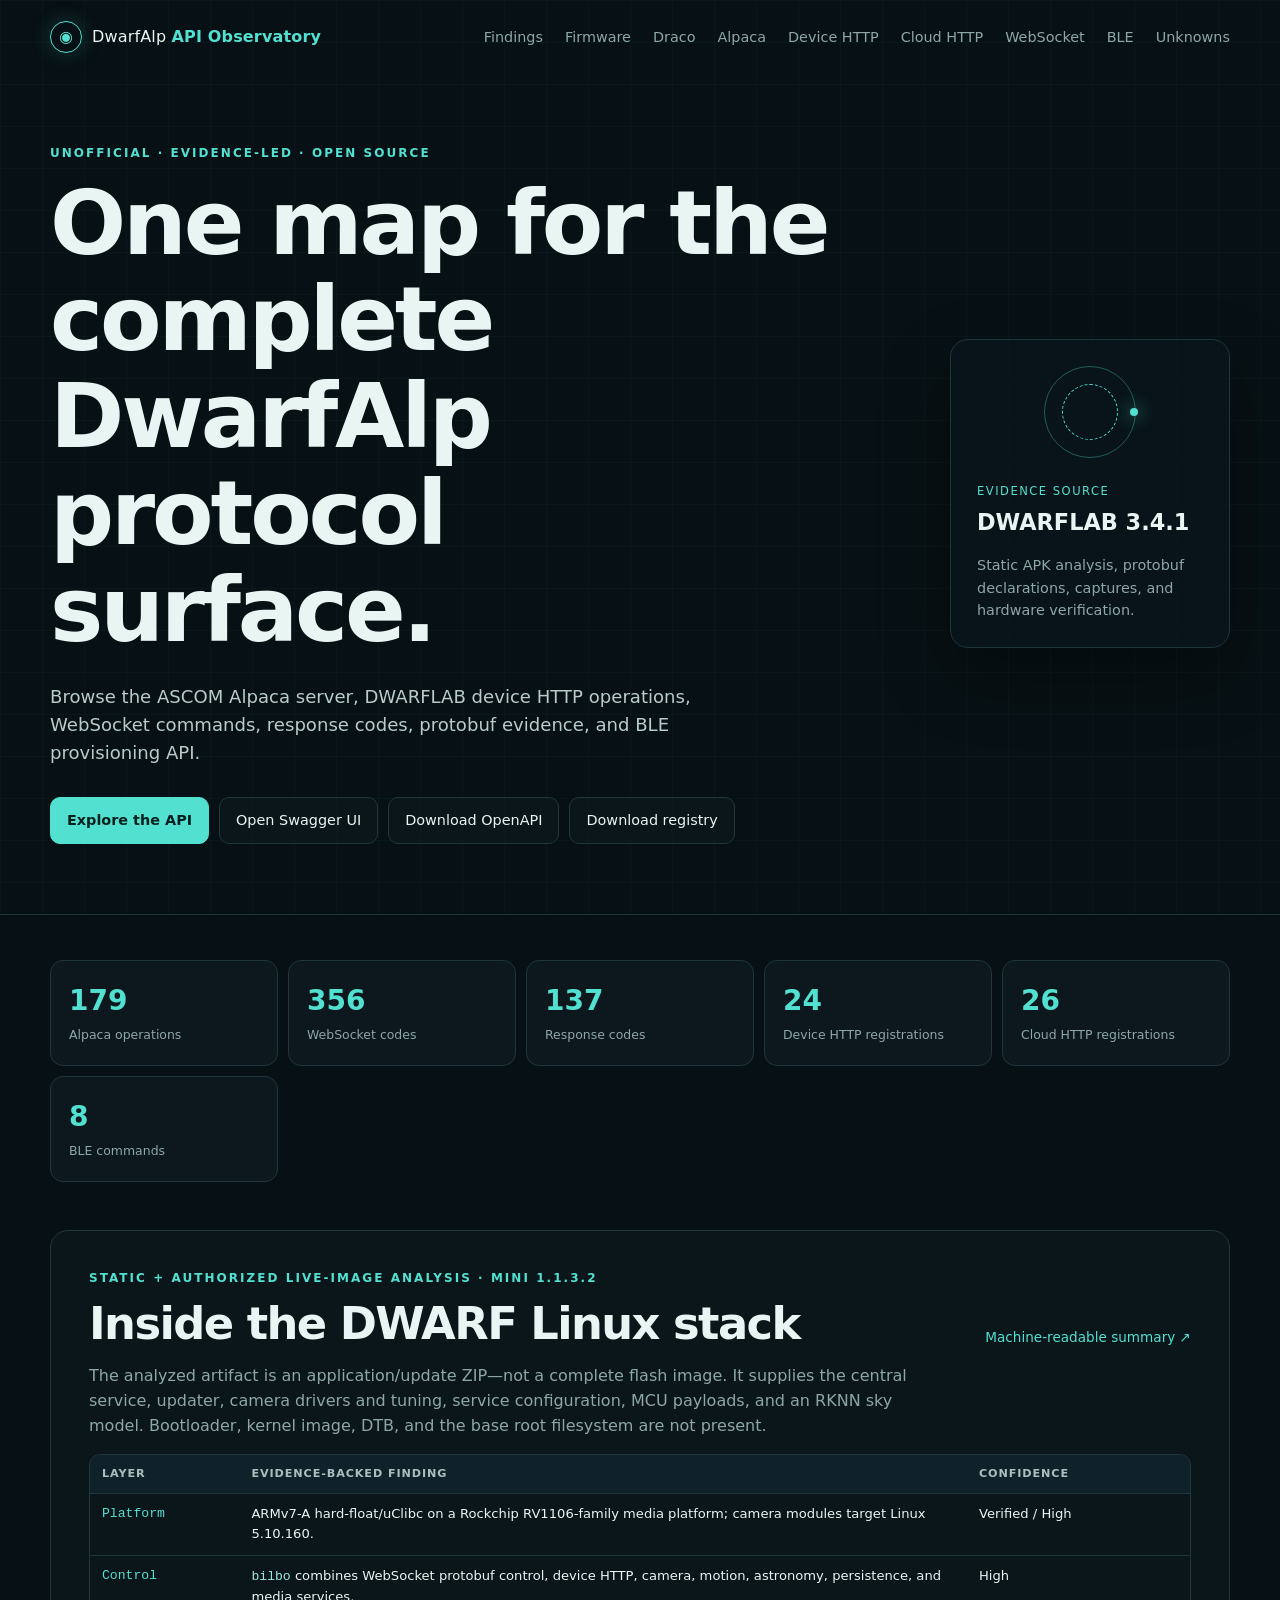
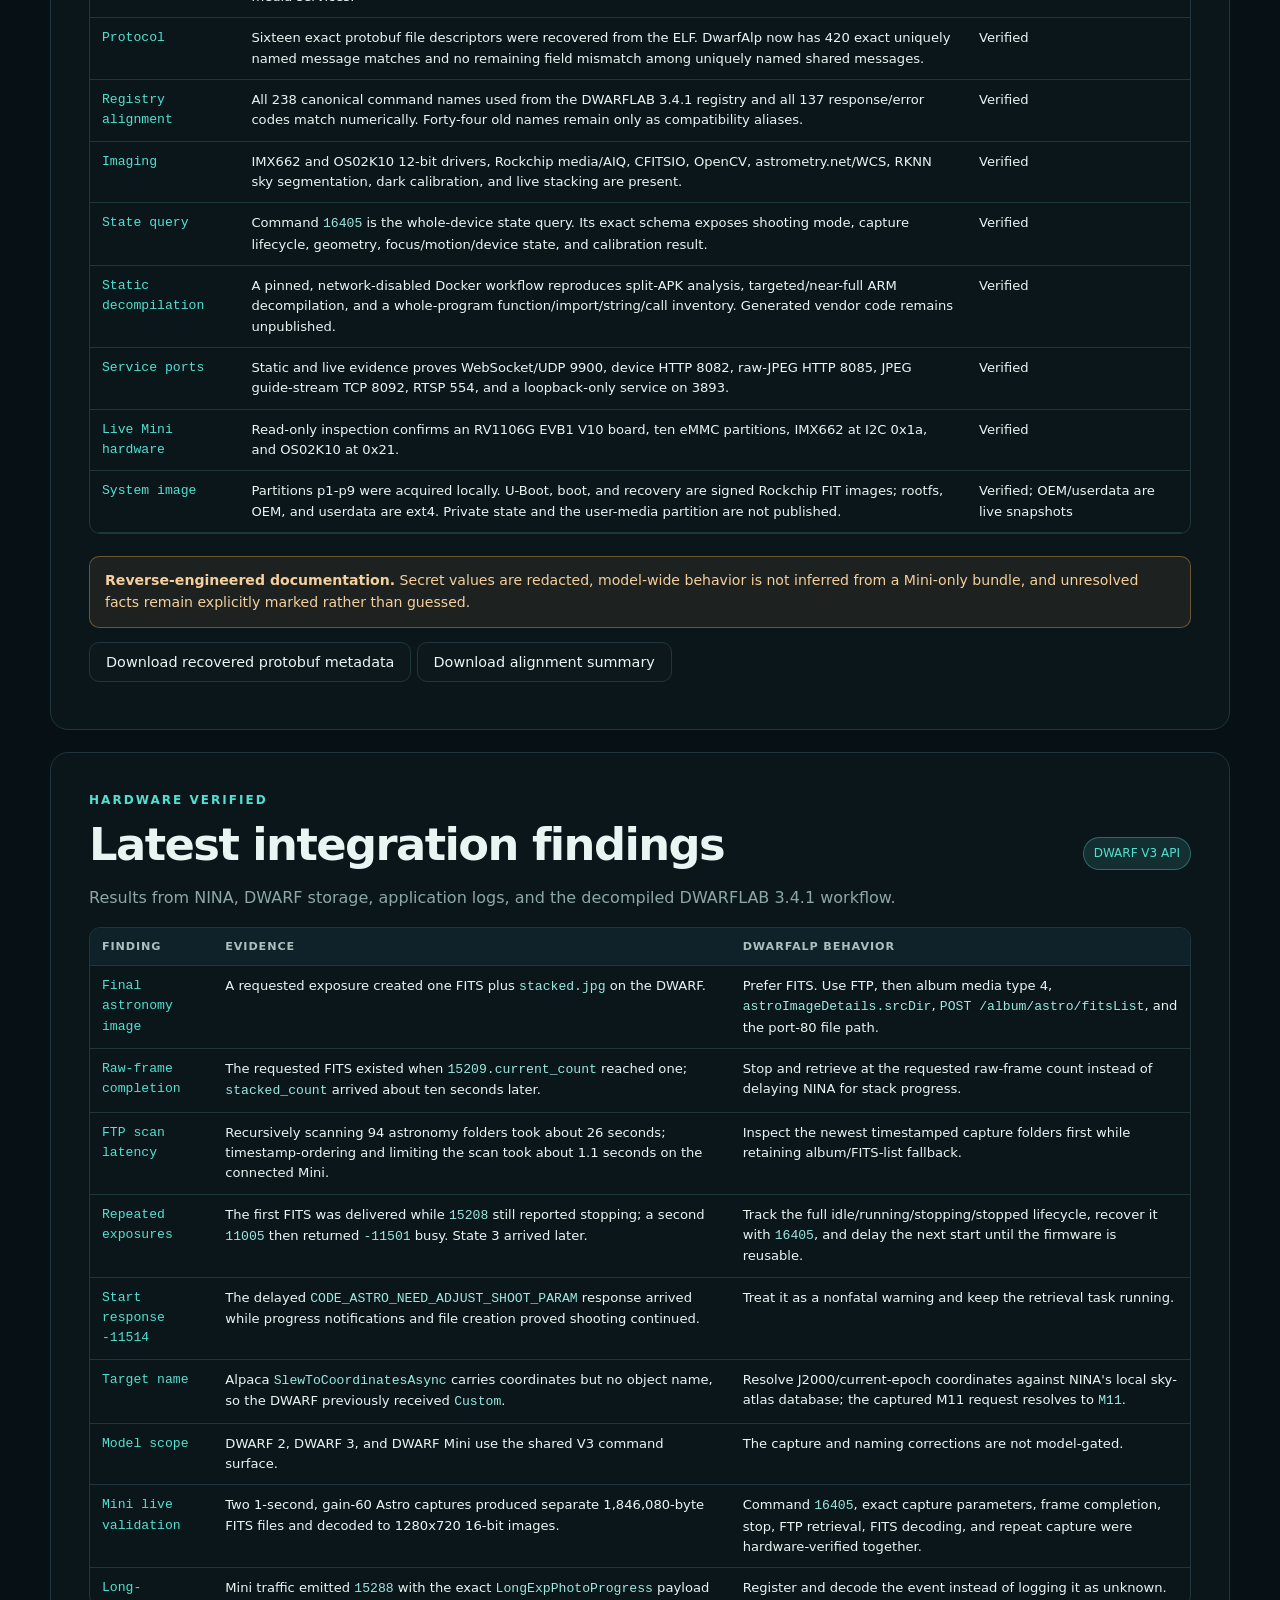
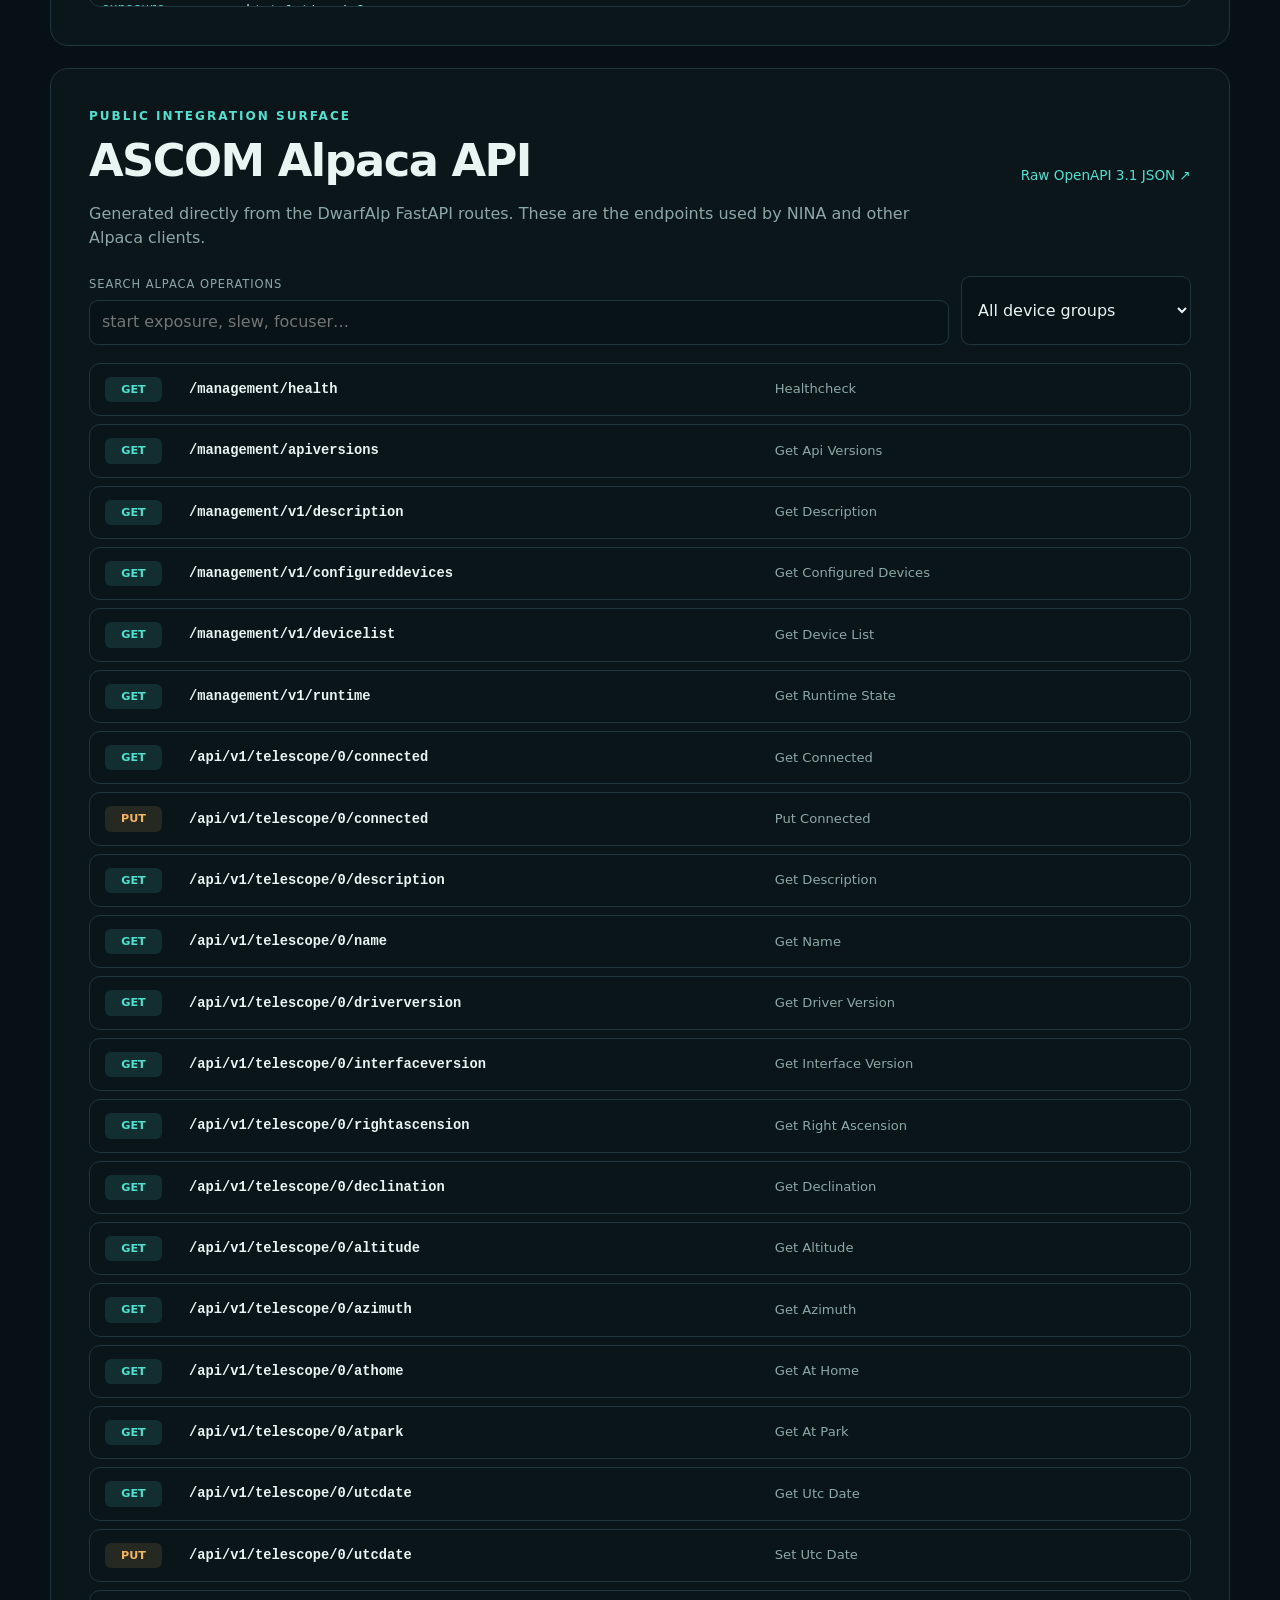
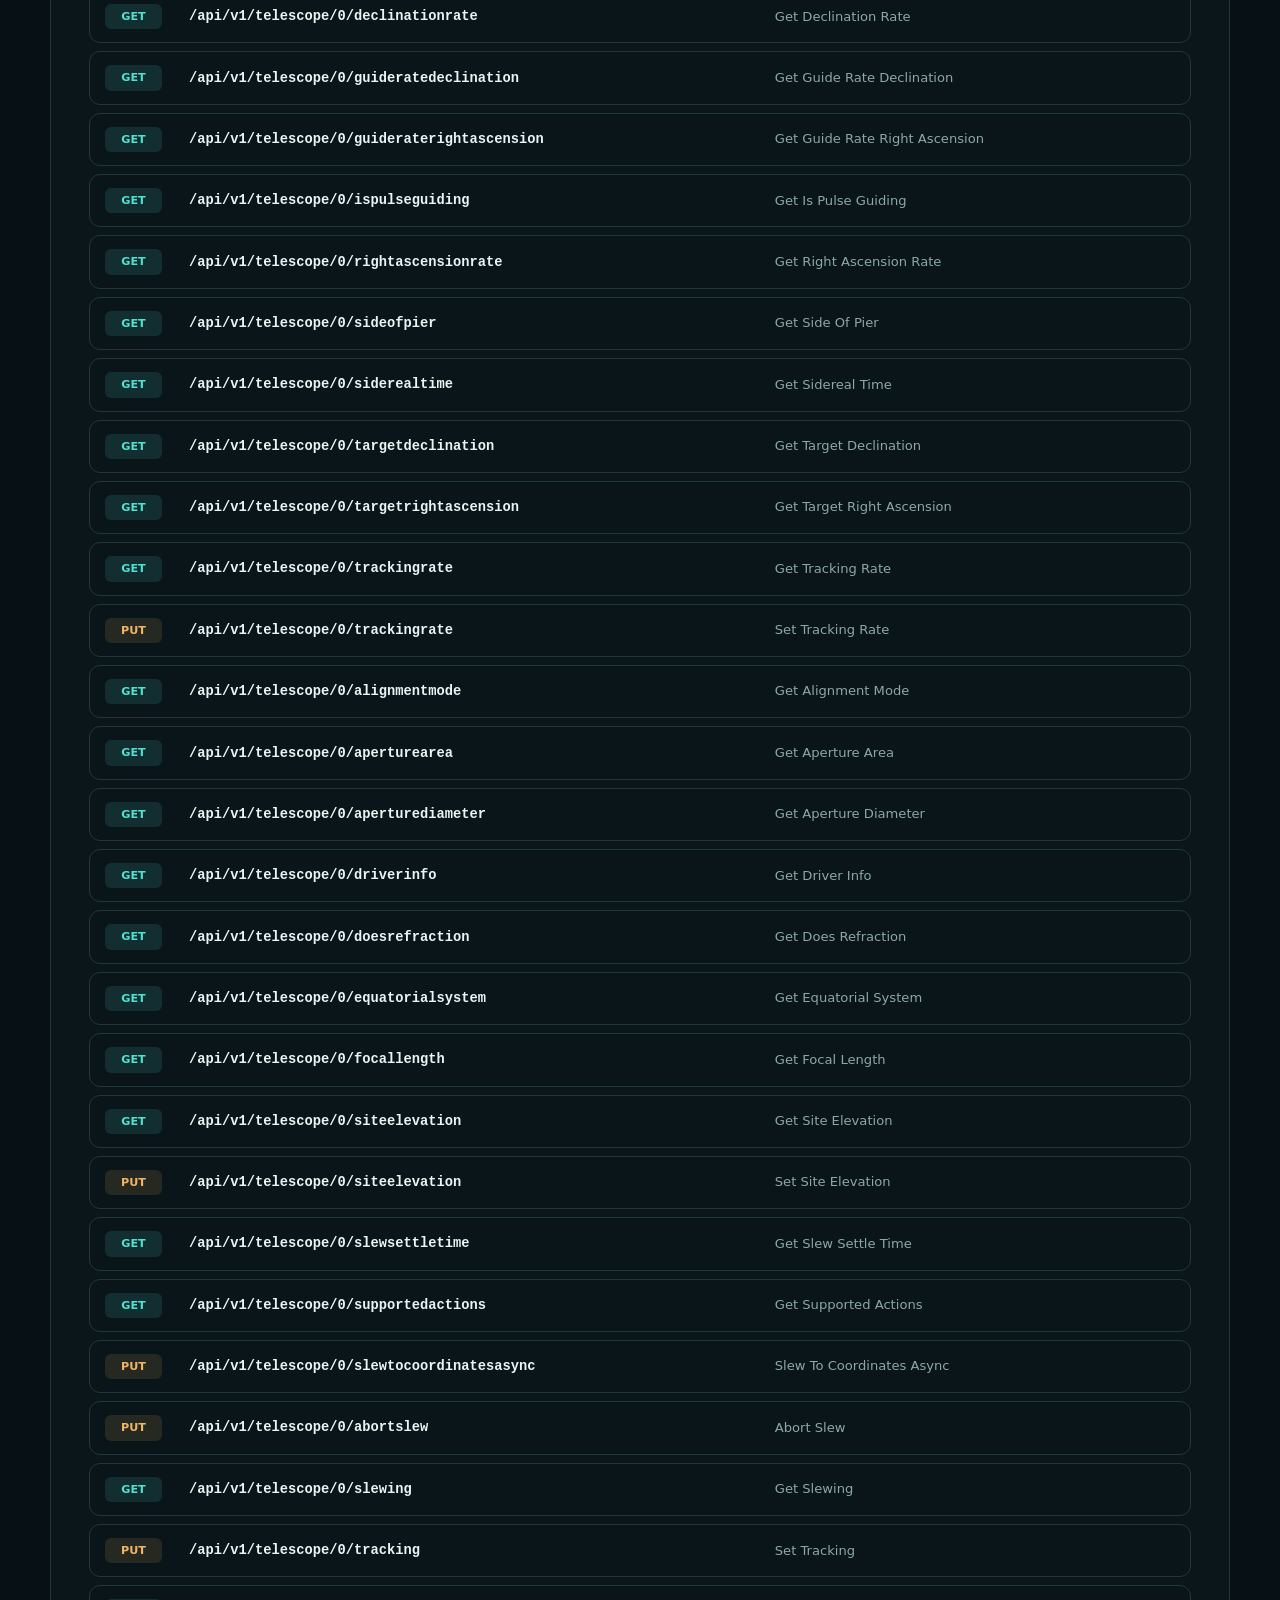
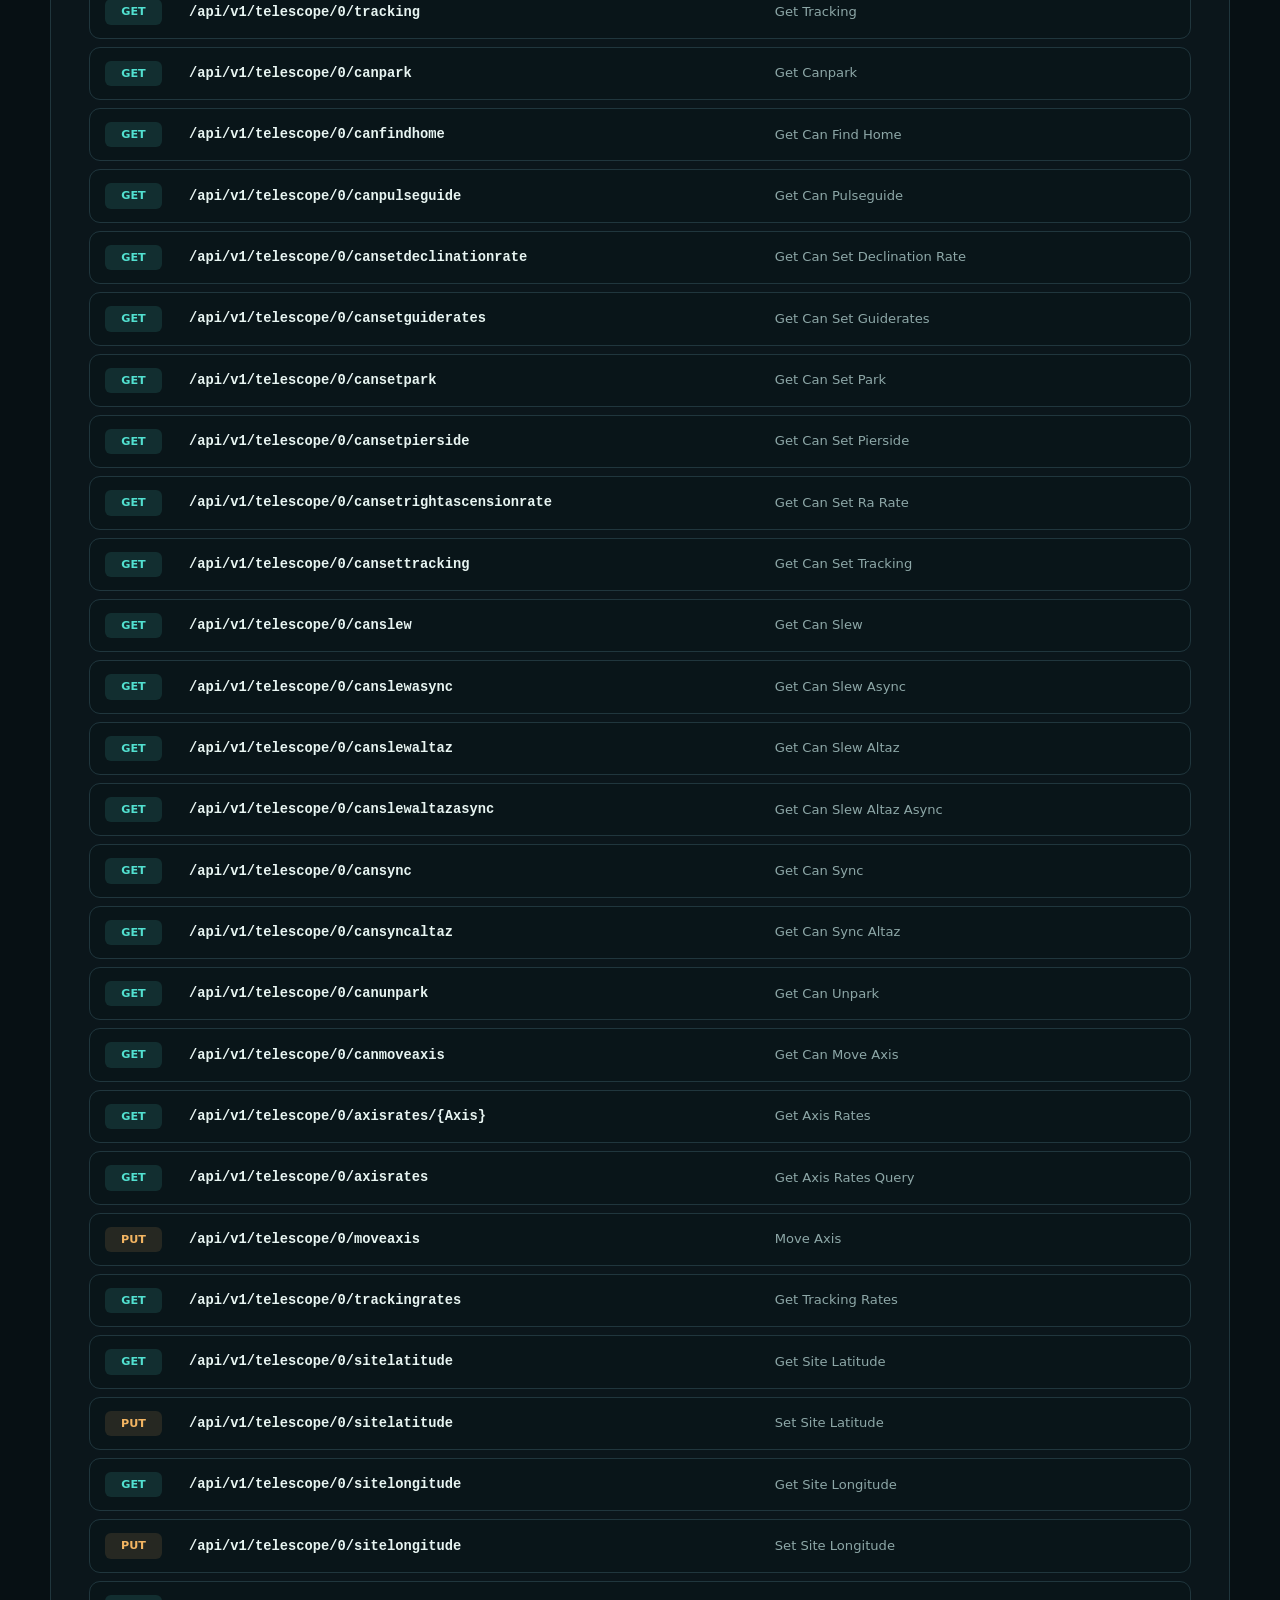
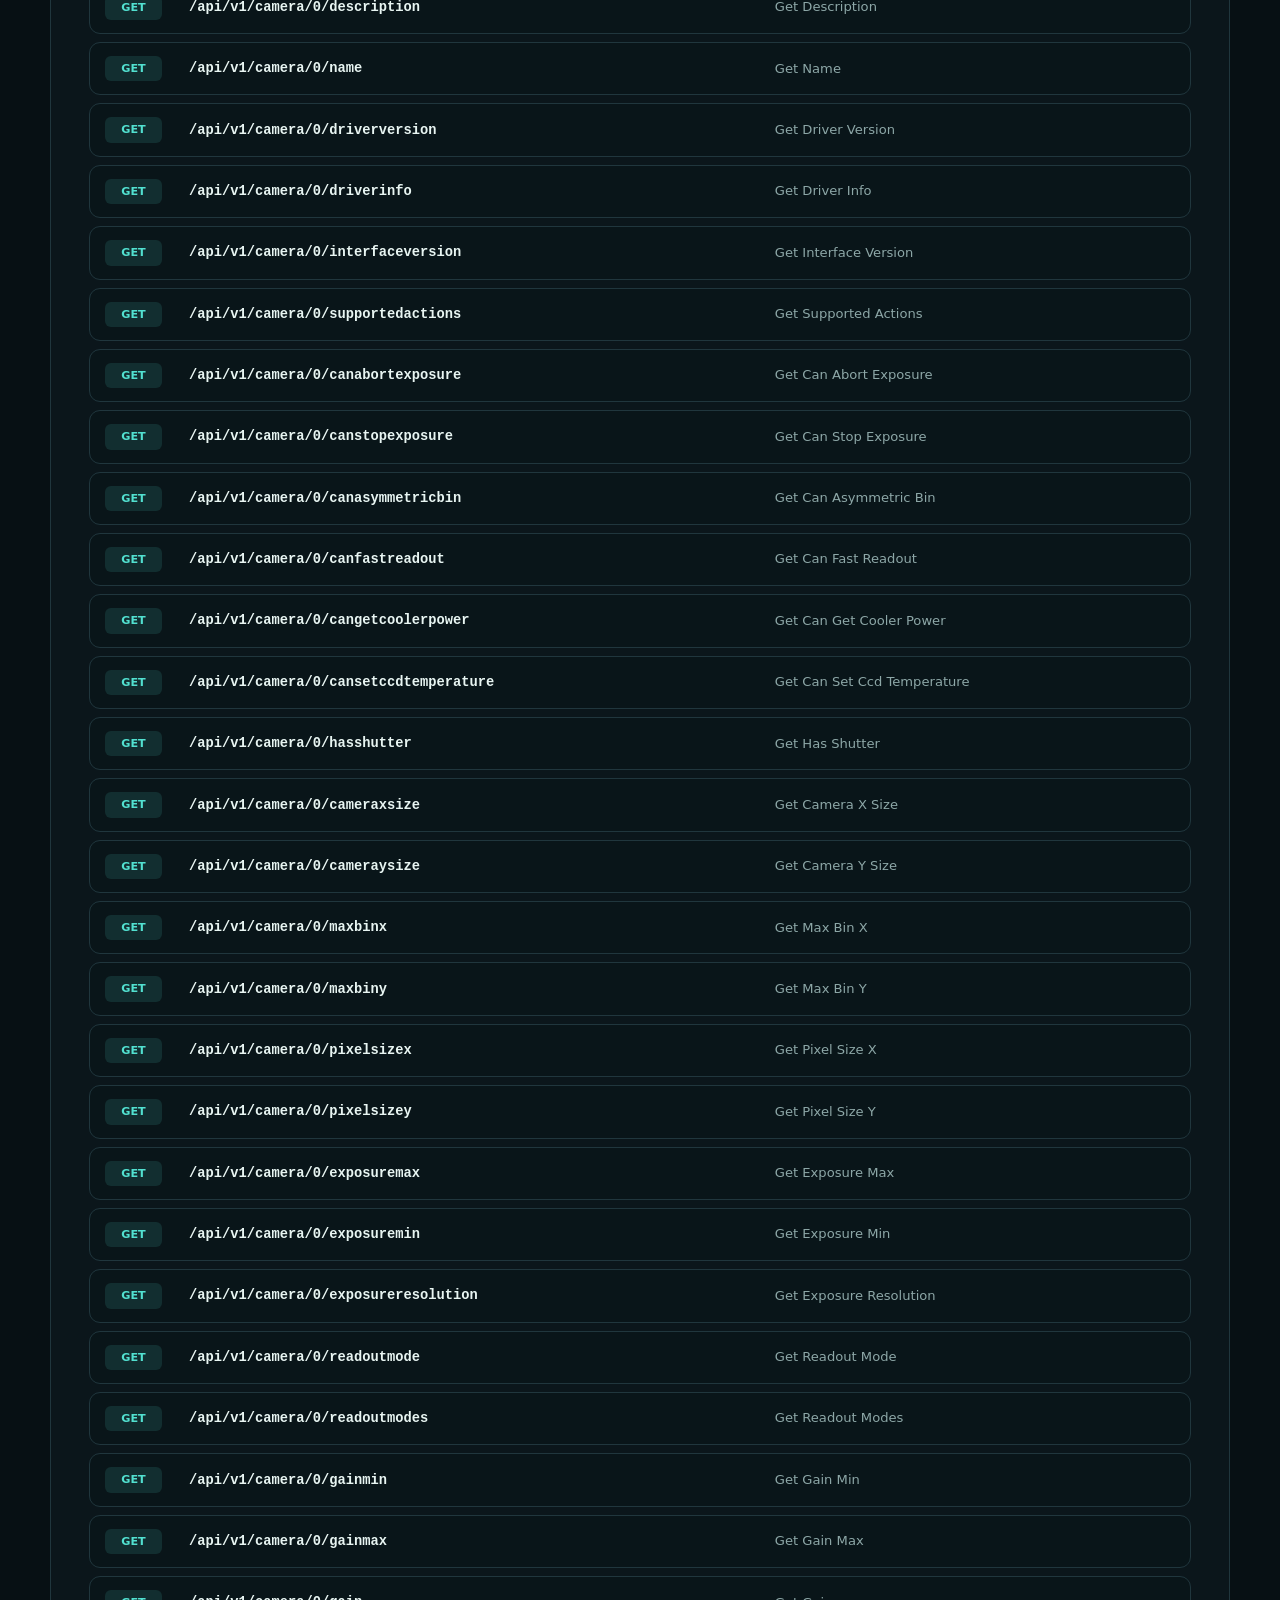
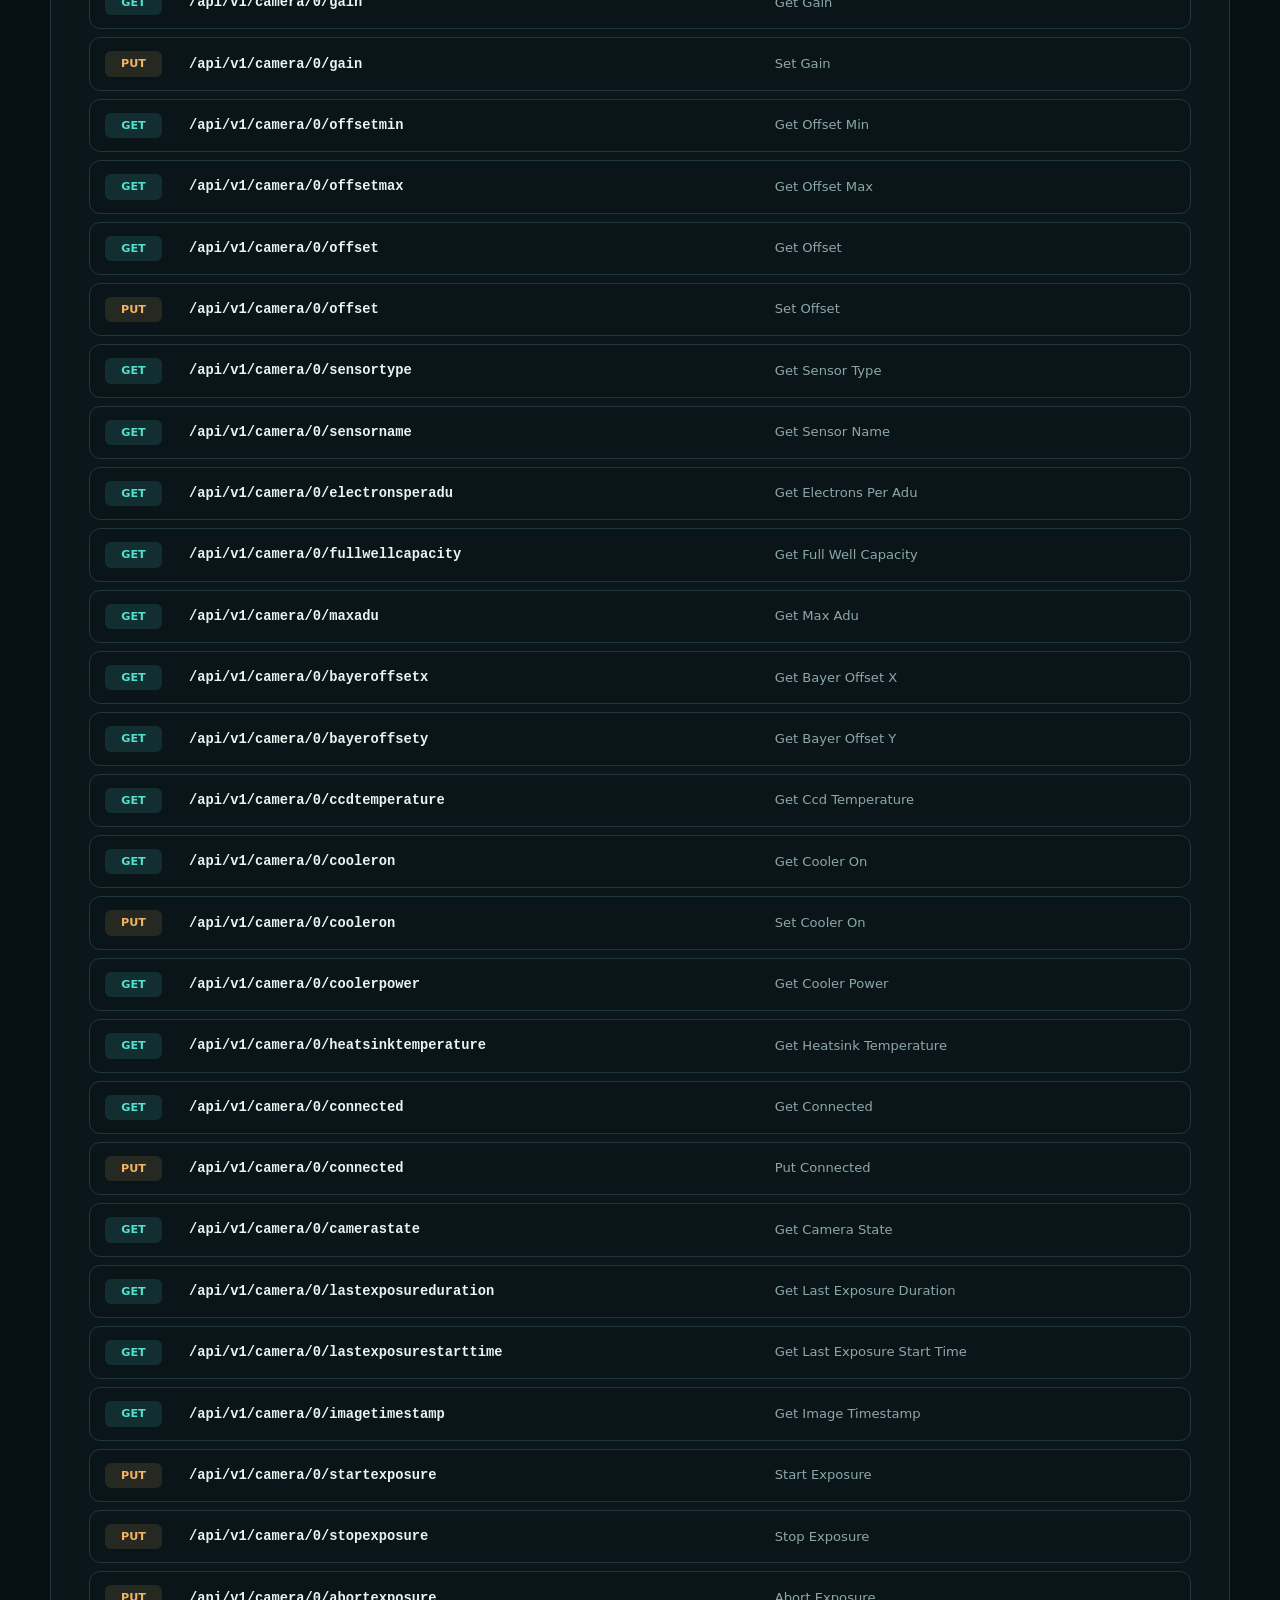
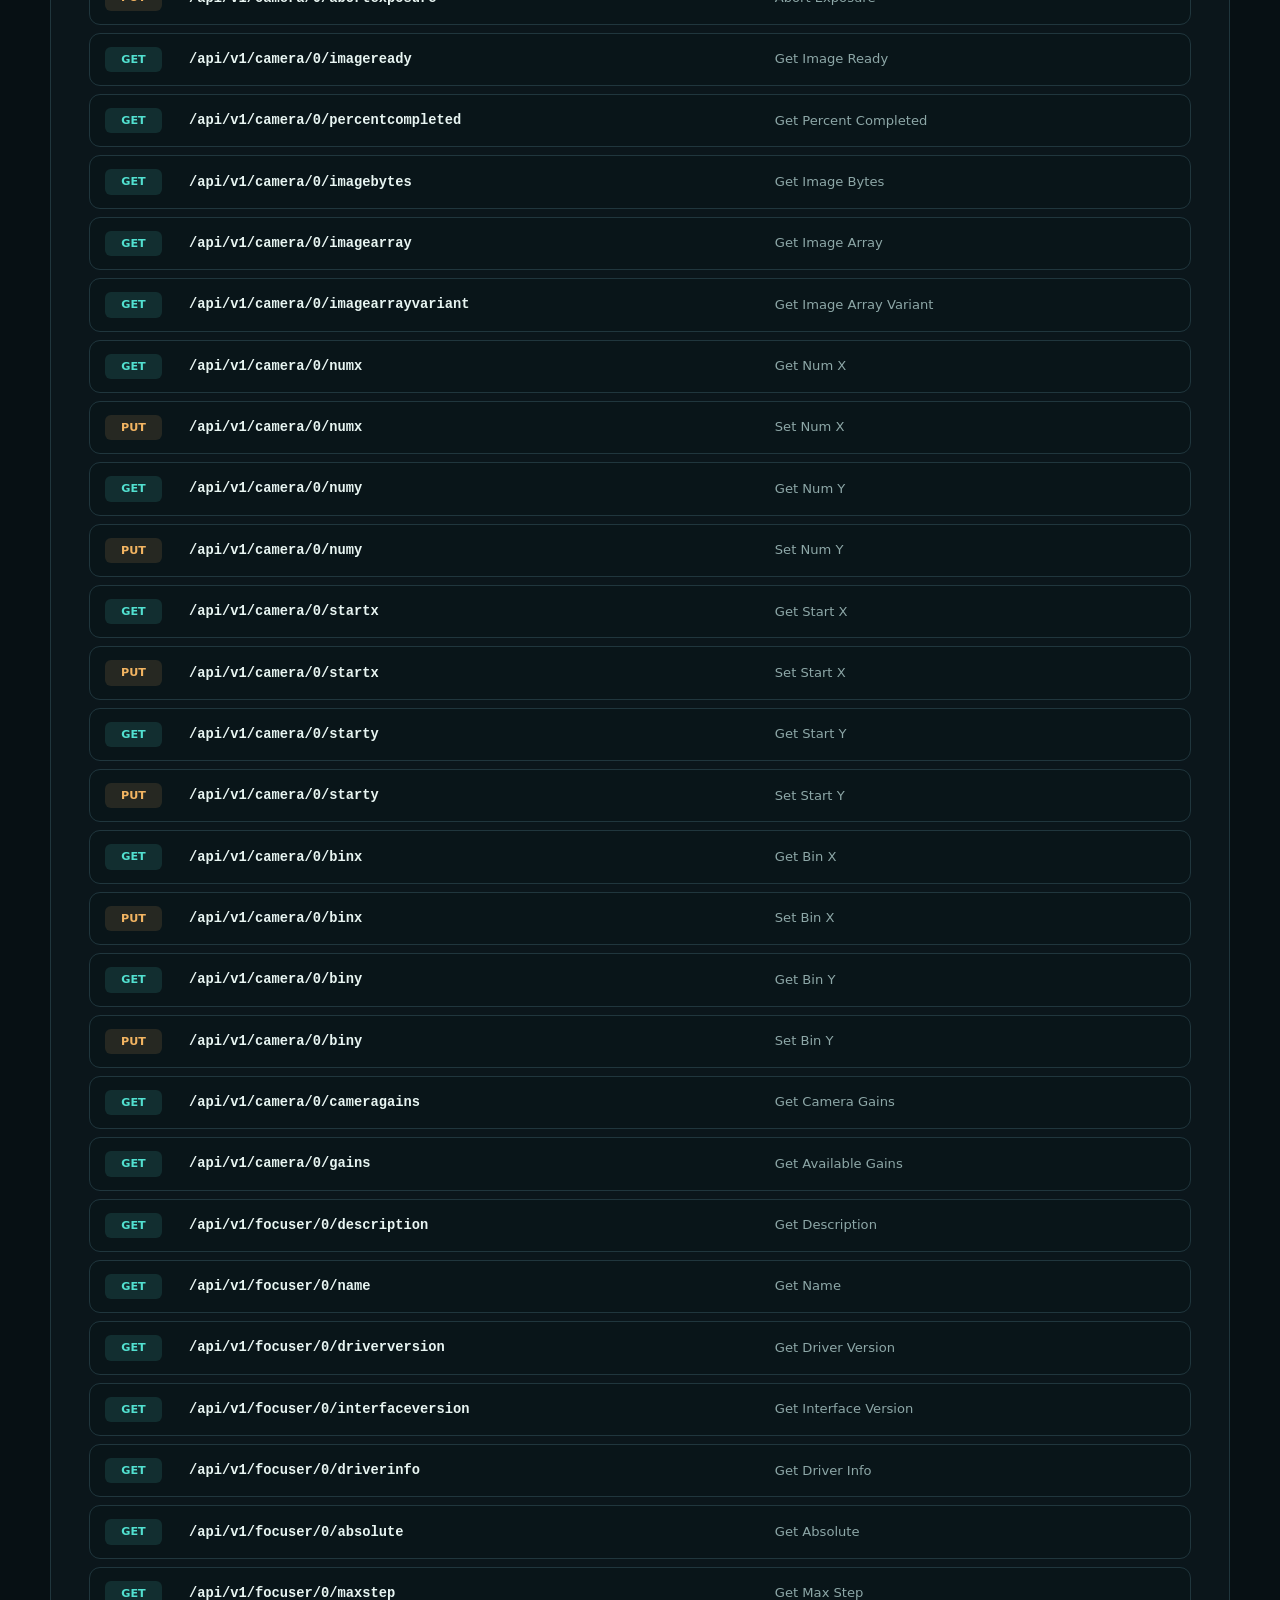
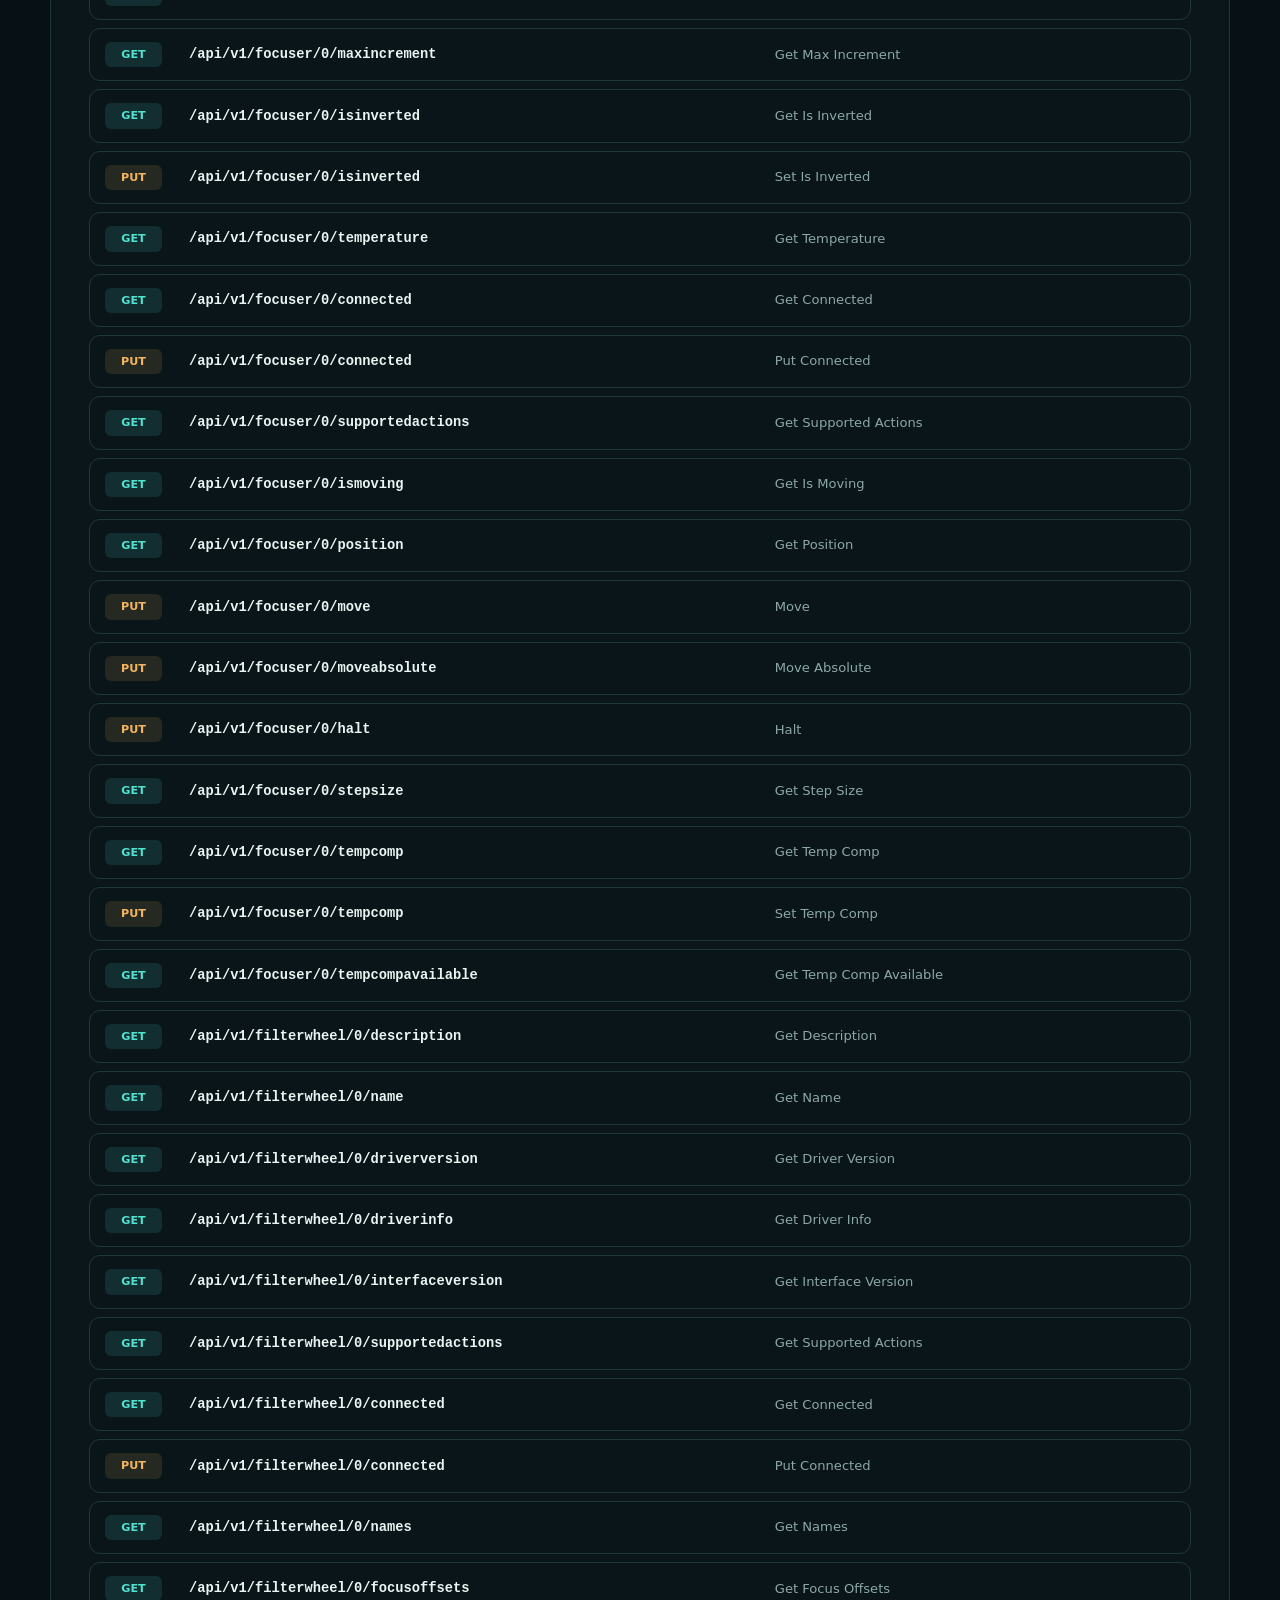
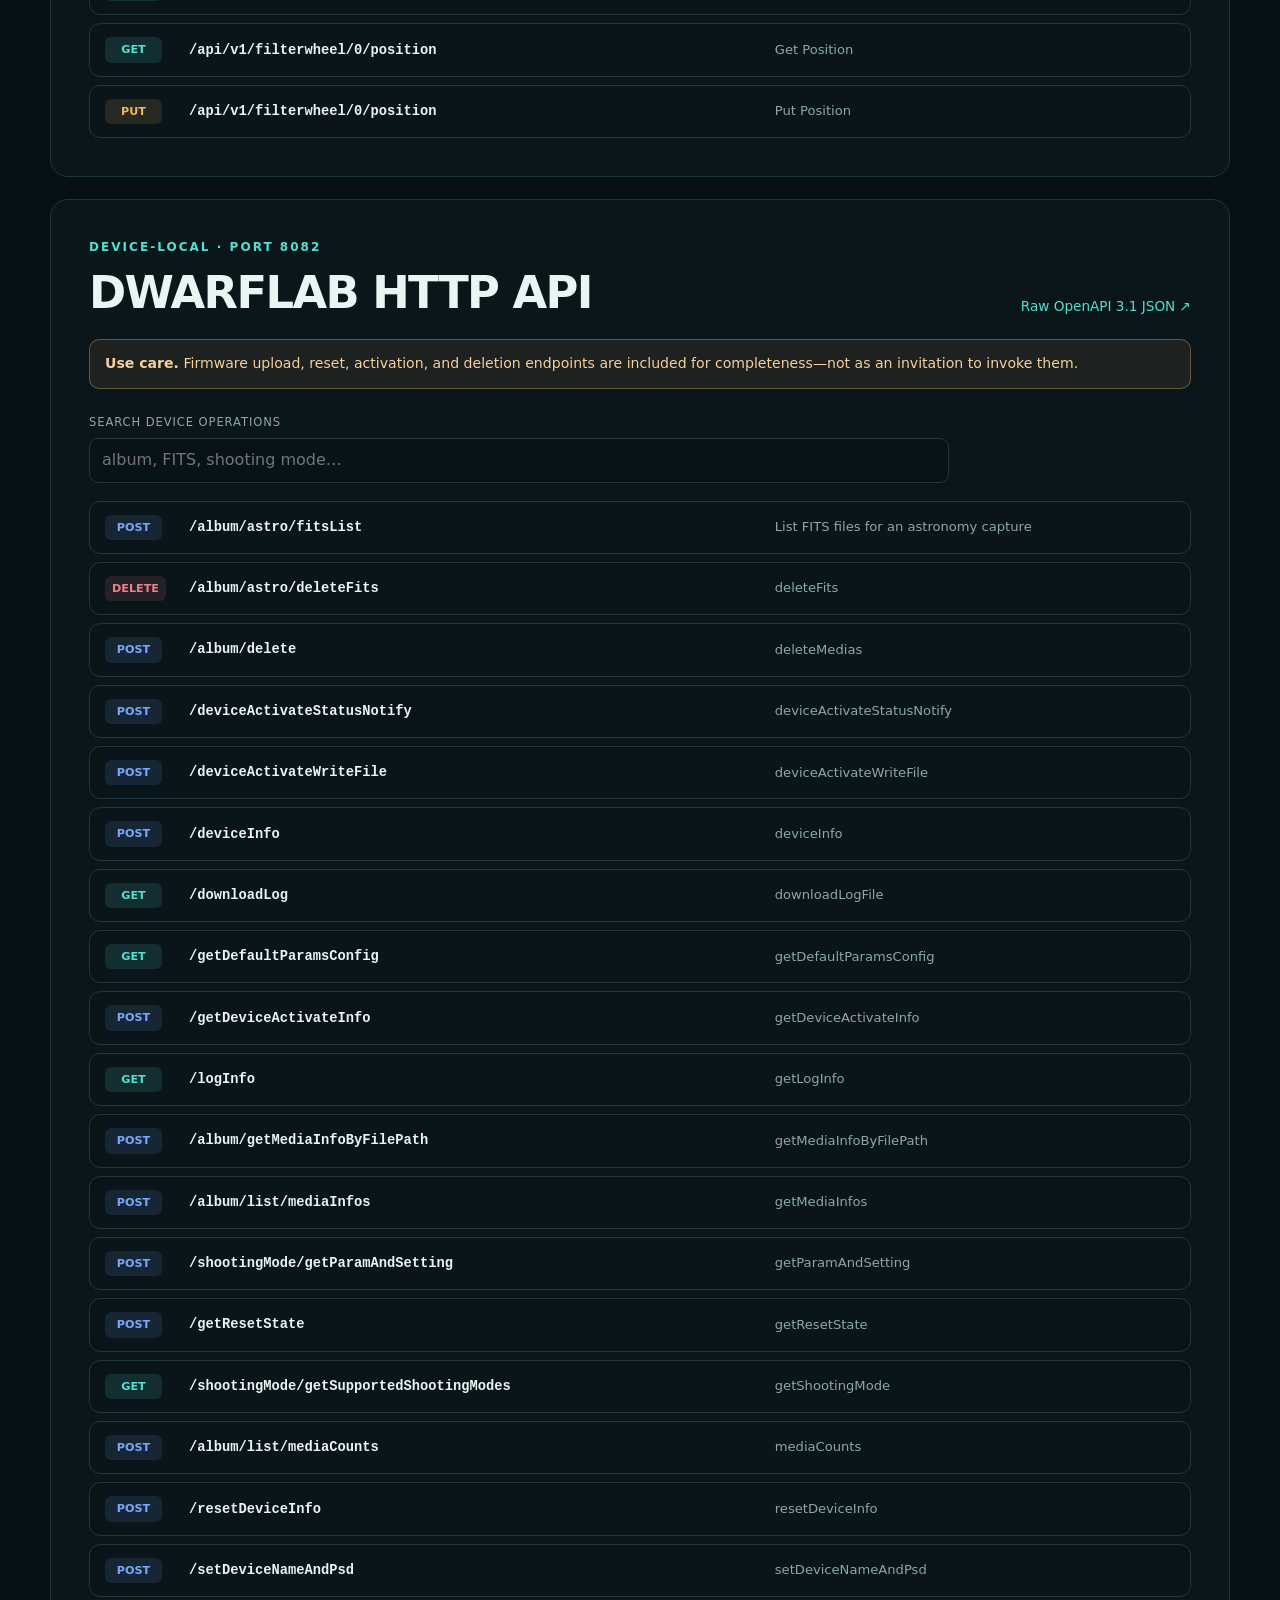
<file: docs/site/index.html>
<!doctype html>
<html lang="en">
  <head>
    <meta charset="utf-8" />
    <meta name="viewport" content="width=device-width, initial-scale=1" />
    <meta name="color-scheme" content="dark" />
    <meta name="description" content="DwarfAlp OpenAPI and DWARFLAB protocol reference" />
    <title>DwarfAlp API Observatory</title>
    <link rel="stylesheet" href="assets/style.css" />
  </head>
  <body>
    <header class="hero">
      <nav class="nav shell" aria-label="Primary navigation">
        <a class="brand" href="#overview" aria-label="DwarfAlp API Observatory home">
          <span class="brand-mark" aria-hidden="true">◉</span>
          <span>DwarfAlp <b>API Observatory</b></span>
        </a>
        <div class="nav-links">
          <a href="#verified-findings">Findings</a>
          <a href="#firmware">Firmware</a>
          <a href="draco.html">Draco</a>
          <a href="#alpaca">Alpaca</a>
          <a href="#device-http">Device HTTP</a>
          <a href="#cloud-http">Cloud HTTP</a>
          <a href="#websocket">WebSocket</a>
          <a href="#ble">BLE</a>
          <a href="#unknowns">Unknowns</a>
        </div>
      </nav>
      <div class="shell hero-grid" id="overview">
        <div>
          <p class="eyebrow">Unofficial · evidence-led · open source</p>
          <h1>One map for the complete DwarfAlp protocol surface.</h1>
          <p class="lede">
            Browse the ASCOM Alpaca server, DWARFLAB device HTTP operations,
            WebSocket commands, response codes, protobuf evidence, and BLE provisioning API.
          </p>
          <div class="hero-actions">
            <a class="button primary" href="#alpaca">Explore the API</a>
            <a class="button" href="swagger.html">Open Swagger UI</a>
            <a class="button" href="openapi.json" download>Download OpenAPI</a>
            <a class="button" href="protocol-inventory.json" download>Download registry</a>
          </div>
        </div>
        <aside class="signal-card" aria-label="Documentation provenance">
          <div class="orb" aria-hidden="true"><span></span></div>
          <p class="signal-label">Evidence source</p>
          <strong>DWARFLAB 3.4.1</strong>
          <p>Static APK analysis, protobuf declarations, captures, and hardware verification.</p>
        </aside>
      </div>
    </header>

    <main class="shell">
      <section class="metrics" id="metrics" aria-label="API inventory totals"></section>

      <section class="panel" id="firmware">
        <div class="section-heading">
          <div><p class="eyebrow">Static + authorized live-image analysis · Mini 1.1.3.2</p><h2>Inside the DWARF Linux stack</h2></div>
          <a class="text-link" href="firmware-summary.json">Machine-readable summary ↗</a>
        </div>
        <p class="section-copy">The analyzed artifact is an application/update ZIP—not a complete flash image. It supplies the central service, updater, camera drivers and tuning, service configuration, MCU payloads, and an RKNN sky model. Bootloader, kernel image, DTB, and the base root filesystem are not present.</p>
        <div class="table-wrap">
          <table>
            <thead><tr><th>Layer</th><th>Evidence-backed finding</th><th>Confidence</th></tr></thead>
            <tbody>
              <tr><td>Platform</td><td>ARMv7-A hard-float/uClibc on a Rockchip RV1106-family media platform; camera modules target Linux 5.10.160.</td><td>Verified / High</td></tr>
              <tr><td>Control</td><td><code>bilbo</code> combines WebSocket protobuf control, device HTTP, camera, motion, astronomy, persistence, and media services.</td><td>High</td></tr>
              <tr><td>Protocol</td><td>Sixteen exact protobuf file descriptors were recovered from the ELF. DwarfAlp now has 420 exact uniquely named message matches and no remaining field mismatch among uniquely named shared messages.</td><td>Verified</td></tr>
              <tr><td>Registry alignment</td><td>All 238 canonical command names used from the DWARFLAB 3.4.1 registry and all 137 response/error codes match numerically. Forty-four old names remain only as compatibility aliases.</td><td>Verified</td></tr>
              <tr><td>Imaging</td><td>IMX662 and OS02K10 12-bit drivers, Rockchip media/AIQ, CFITSIO, OpenCV, astrometry.net/WCS, RKNN sky segmentation, dark calibration, and live stacking are present.</td><td>Verified</td></tr>
              <tr><td>State query</td><td>Command <code>16405</code> is the whole-device state query. Its exact schema exposes shooting mode, capture lifecycle, geometry, focus/motion/device state, and calibration result.</td><td>Verified</td></tr>
              <tr><td>Static decompilation</td><td>A pinned, network-disabled Docker workflow reproduces split-APK analysis, targeted/near-full ARM decompilation, and a whole-program function/import/string/call inventory. Generated vendor code remains unpublished.</td><td>Verified</td></tr>
              <tr><td>Service ports</td><td>Static and live evidence proves WebSocket/UDP 9900, device HTTP 8082, raw-JPEG HTTP 8085, JPEG guide-stream TCP 8092, RTSP 554, and a loopback-only service on 3893.</td><td>Verified</td></tr>
              <tr><td>Live Mini hardware</td><td>Read-only inspection confirms an RV1106G EVB1 V10 board, ten eMMC partitions, IMX662 at I2C 0x1a, and OS02K10 at 0x21.</td><td>Verified</td></tr>
              <tr><td>System image</td><td>Partitions p1-p9 were acquired locally. U-Boot, boot, and recovery are signed Rockchip FIT images; rootfs, OEM, and userdata are ext4. Private state and the user-media partition are not published.</td><td>Verified; OEM/userdata are live snapshots</td></tr>
              <tr><td>Runtime database</td><td>The healthy WCDB/SQLite state confirms default, saved, and current parameter layers. Published results contain only schema, counts, and non-secret settings.</td><td>Verified</td></tr>
              <tr><td>Focus error -14511</td><td>Bilbo logs identify it as <code>StepMotor 3 need reset</code> followed by a failed focus-motor reset.</td><td>Focus-stepper error, not plate solving</td></tr>
              <tr><td>Update integrity</td><td><code>bilbo_upgrade</code> checks manifest-provided MD5 values. The SHA-256/RSA verifier in <code>bilbo</code> serves activation messages and is not evidence of update signing.</td><td>Verified inner check / Unknown outer authentication</td></tr>
              <tr><td>Safety boundary</td><td>Factory tests, direct motor primitives, reset, firmware/MCU update, and dormant USB modes are documented but intentionally not exposed through DwarfAlp.</td><td>Verified</td></tr>
            </tbody>
          </table>
        </div>
        <div class="notice warning"><strong>Reverse-engineered documentation.</strong> Secret values are redacted, model-wide behavior is not inferred from a Mini-only bundle, and unresolved facts remain explicitly marked rather than guessed.</div>
        <p><a class="button" href="firmware-protobuf.json" download>Download recovered protobuf metadata</a> <a class="button" href="protocol-alignment-summary.json" download>Download alignment summary</a></p>
      </section>

      <section class="panel" id="verified-findings">
        <div class="section-heading">
          <div><p class="eyebrow">Hardware verified</p><h2>Latest integration findings</h2></div>
          <span class="status-pill">DWARF V3 API</span>
        </div>
        <p class="section-copy">Results from NINA, DWARF storage, application logs, and the decompiled DWARFLAB 3.4.1 workflow.</p>
        <div class="table-wrap">
          <table>
            <thead><tr><th>Finding</th><th>Evidence</th><th>DwarfAlp behavior</th></tr></thead>
            <tbody>
              <tr><td>Final astronomy image</td><td>A requested exposure created one FITS plus <code>stacked.jpg</code> on the DWARF.</td><td>Prefer FITS. Use FTP, then album media type 4, <code>astroImageDetails.srcDir</code>, <code>POST /album/astro/fitsList</code>, and the port-80 file path.</td></tr>
              <tr><td>Raw-frame completion</td><td>The requested FITS existed when <code>15209.current_count</code> reached one; <code>stacked_count</code> arrived about ten seconds later.</td><td>Stop and retrieve at the requested raw-frame count instead of delaying NINA for stack progress.</td></tr>
              <tr><td>FTP scan latency</td><td>Recursively scanning 94 astronomy folders took about 26 seconds; timestamp-ordering and limiting the scan took about 1.1 seconds on the connected Mini.</td><td>Inspect the newest timestamped capture folders first while retaining album/FITS-list fallback.</td></tr>
              <tr><td>Repeated exposures</td><td>The first FITS was delivered while <code>15208</code> still reported stopping; a second <code>11005</code> then returned <code>-11501</code> busy. State 3 arrived later.</td><td>Track the full idle/running/stopping/stopped lifecycle, recover it with <code>16405</code>, and delay the next start until the firmware is reusable.</td></tr>
              <tr><td>Start response -11514</td><td>The delayed <code>CODE_ASTRO_NEED_ADJUST_SHOOT_PARAM</code> response arrived while progress notifications and file creation proved shooting continued.</td><td>Treat it as a nonfatal warning and keep the retrieval task running.</td></tr>
              <tr><td>Target name</td><td>Alpaca <code>SlewToCoordinatesAsync</code> carries coordinates but no object name, so the DWARF previously received <code>Custom</code>.</td><td>Resolve J2000/current-epoch coordinates against NINA's local sky-atlas database; the captured M11 request resolves to <code>M11</code>.</td></tr>
              <tr><td>Model scope</td><td>DWARF 2, DWARF 3, and DWARF Mini use the shared V3 command surface.</td><td>The capture and naming corrections are not model-gated.</td></tr>
              <tr><td>Mini live validation</td><td>Two 1-second, gain-60 Astro captures produced separate 1,846,080-byte FITS files and decoded to 1280x720 16-bit images.</td><td>Command <code>16405</code>, exact capture parameters, frame completion, stop, FTP retrieval, FITS decoding, and repeat capture were hardware-verified together.</td></tr>
              <tr><td>Long-exposure progress</td><td>Mini traffic emitted <code>15288</code> with the exact <code>LongExpPhotoProgress</code> payload and <code>total_time=1.0</code>.</td><td>Register and decode the event instead of logging it as unknown.</td></tr>
              <tr><td>Cross-model exposure order</td><td>Live Mini testing proved that <code>11041</code> before <code>16700</code> can make Mini firmware reject the live write. DWARF 3 can reload its saved 15-second preset during <code>11005</code> preparation and reports the active internal namespace through module-15 notification <code>15264</code>.</td><td>Use <code>16700</code>/<code>16701</code>, then <code>11041</code>, then <code>16703</code>. On supporting firmware, detect the active capture namespace and reapply the three values there; fall back to the complete quick-set tuple when code -1 is returned. Treat <code>15288.total_time</code> as authoritative.</td></tr>
              <tr><td>Quick-set resolution field</td><td>DWARF 3 uses <code>0</code> and Mini uses <code>1</code> in the fifth <code>11041</code> tuple component; changing it altered the produced image geometry.</td><td>Preserve that component as the firmware resolution index. Set frame count only with <code>16703</code>.</td></tr>
              <tr><td>Exposure lookup</td><td>APK 3.4.1 supplies the complete sparse exposure-code table: code 120 is 1 s, 150 is 10 s, 159 is 30 s, and the table extends through code 174 for 300 s. Supported subsets differ by model and camera.</td><td>Treat exposure as a lookup code, never as milliseconds or a linear index.</td></tr>
              <tr><td>Filter enum</td><td>The app defines None=-1, VIS=0, Astro=1, Duo-Band=2, and Dark=3. Dark is sent through calibration-frame capture and is absent from normal filter choices.</td><td>Keep logical protocol values separate from still-unresolved physical wheel positions.</td></tr>
              <tr><td>Uniform dark-looking image</td><td>Daylight DWARF 3 FITS samples contained 4095 in every pixel: a fully saturated uniform 12-bit frame, not zero-valued dark data.</td><td>Log pixel statistics and test under suitable illumination; a viewer may render a constant saturated frame as black because its display range is zero.</td></tr>
              <tr><td>Camera disconnect</td><td>V3 app captures never send legacy command <code>10001</code>; the live Mini ignored it and emitted no response.</td><td>Keep Alpaca camera disconnect local-only so it cannot disturb a mount sharing the global V3 task session.</td></tr>
              <tr><td>Named firmware failures</td><td>The corrected APK extraction recovered 14 additional error states, including autofocus position, panorama, scheduling, UFO tracking, and global task-manager busy <code>-16600</code>.</td><td>Include the canonical symbolic error name in driver logs and Alpaca errors instead of exposing only a raw integer.</td></tr>
            </tbody>
          </table>
        </div>
      </section>

      <section class="panel" id="alpaca">
        <div class="section-heading">
          <div><p class="eyebrow">Public integration surface</p><h2>ASCOM Alpaca API</h2></div>
          <a class="text-link" href="openapi.json">Raw OpenAPI 3.1 JSON ↗</a>
        </div>
        <p class="section-copy">Generated directly from the DwarfAlp FastAPI routes. These are the endpoints used by NINA and other Alpaca clients.</p>
        <div class="toolbar">
          <label><span>Search Alpaca operations</span><input id="alpaca-search" type="search" placeholder="start exposure, slew, focuser…" /></label>
          <select id="alpaca-tag" aria-label="Filter Alpaca operations by tag"><option value="">All device groups</option></select>
        </div>
        <div id="alpaca-list" class="endpoint-list"></div>
      </section>

      <section class="panel" id="device-http">
        <div class="section-heading">
          <div><p class="eyebrow">Device-local · port 8082</p><h2>DWARFLAB HTTP API</h2></div>
          <a class="text-link" href="device-openapi.json">Raw OpenAPI 3.1 JSON ↗</a>
        </div>
        <div class="notice warning"><strong>Use care.</strong> Firmware upload, reset, activation, and deletion endpoints are included for completeness—not as an invitation to invoke them.</div>
        <div class="toolbar">
          <label><span>Search device operations</span><input id="http-search" type="search" placeholder="album, FITS, shooting mode…" /></label>
        </div>
        <div id="http-list" class="endpoint-list"></div>
      </section>

      <section class="panel" id="cloud-http">
        <div class="section-heading">
          <div><p class="eyebrow">App backend · documentation only</p><h2>DWARFLAB cloud HTTP registrations</h2></div>
        </div>
        <div class="notice warning"><strong>Not used by DwarfAlp.</strong> These account, content, telemetry, and OTA registrations are included only to make the APK inventory complete.</div>
        <div class="toolbar">
          <label><span>Search cloud operations</span><input id="cloud-search" type="search" placeholder="firmware, account, log…" /></label>
        </div>
        <div class="table-wrap"><table><thead><tr><th>Scope</th><th>Method</th><th>Path</th><th>Operation</th></tr></thead><tbody id="cloud-table"></tbody></table></div>
      </section>

      <section class="panel" id="websocket">
        <div class="section-heading">
          <div><p class="eyebrow">Binary protocol · protobuf</p><h2>WebSocket command registry</h2></div>
          <span class="status-pill" id="ws-count">Loading registry…</span>
        </div>
        <p class="section-copy">Registration proves that the app knows a code. It does not prove support on every DWARF model or firmware.</p>
        <div class="toolbar three">
          <label><span>Search commands</span><input id="ws-search" type="search" placeholder="capture, calibration, focus…" /></label>
          <label><span>Direction</span><select id="ws-direction"><option value="">All</option><option value="request">Requests</option><option value="notification">Notifications</option></select></label>
          <label><span>Evidence</span><select id="ws-evidence"><option value="">All</option><option value="payload">Payload mapped</option><option value="unknown">Payload unresolved</option></select></label>
        </div>
        <div class="table-wrap"><table><thead><tr><th>ID</th><th>Command</th><th>Direction</th><th>Payload evidence</th></tr></thead><tbody id="ws-table"></tbody></table></div>
      </section>

      <section class="split-grid">
        <article class="panel" id="errors">
          <div class="section-heading"><div><p class="eyebrow">Firmware responses</p><h2>Error codes</h2></div></div>
          <label class="standalone-search"><span>Search errors</span><input id="error-search" type="search" placeholder="-11530 or dark…" /></label>
          <div class="table-wrap compact"><table><thead><tr><th>Code</th><th>Name</th></tr></thead><tbody id="error-table"></tbody></table></div>
        </article>
        <article class="panel" id="ble">
          <div class="section-heading"><div><p class="eyebrow">Provisioning transport</p><h2>BLE API</h2></div></div>
          <div id="ble-content"></div>
        </article>
      </section>

      <section class="panel" id="unknowns">
        <div class="section-heading"><div><p class="eyebrow">Research backlog</p><h2>Known unknowns</h2></div></div>
        <p class="section-copy">These calls are registered but lack a directly traceable request wrapper or notification payload in the decompiled app. They remain explicitly unresolved instead of being assigned guessed schemas.</p>
        <div id="unknown-list" class="unknown-grid"></div>
      </section>
    </main>

    <footer class="shell footer">
      <p>DwarfAlp API Observatory · generated from repository code and APK evidence</p>
      <p>DWARFLAB and DWARF are trademarks of their respective owner. This project is unofficial.</p>
    </footer>
    <script type="module" src="assets/app.js"></script>
  </body>
</html>
</file>
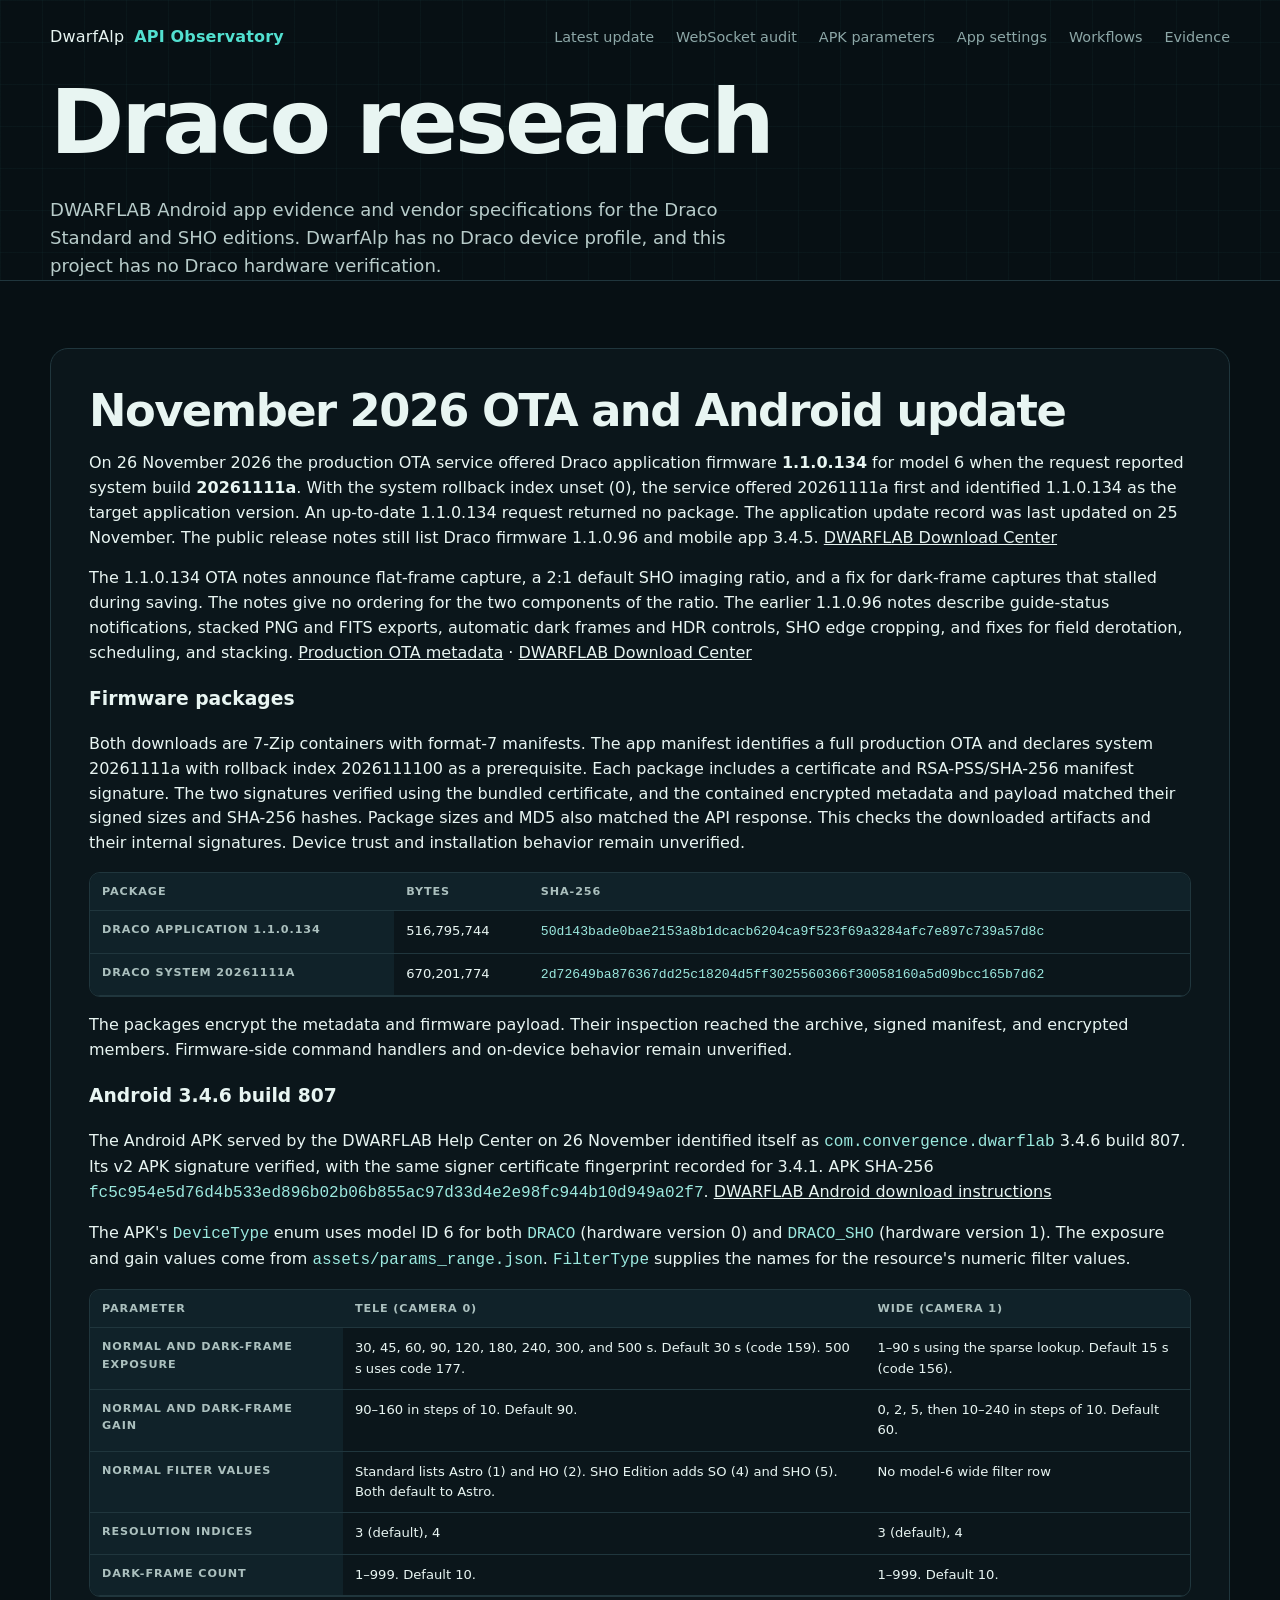
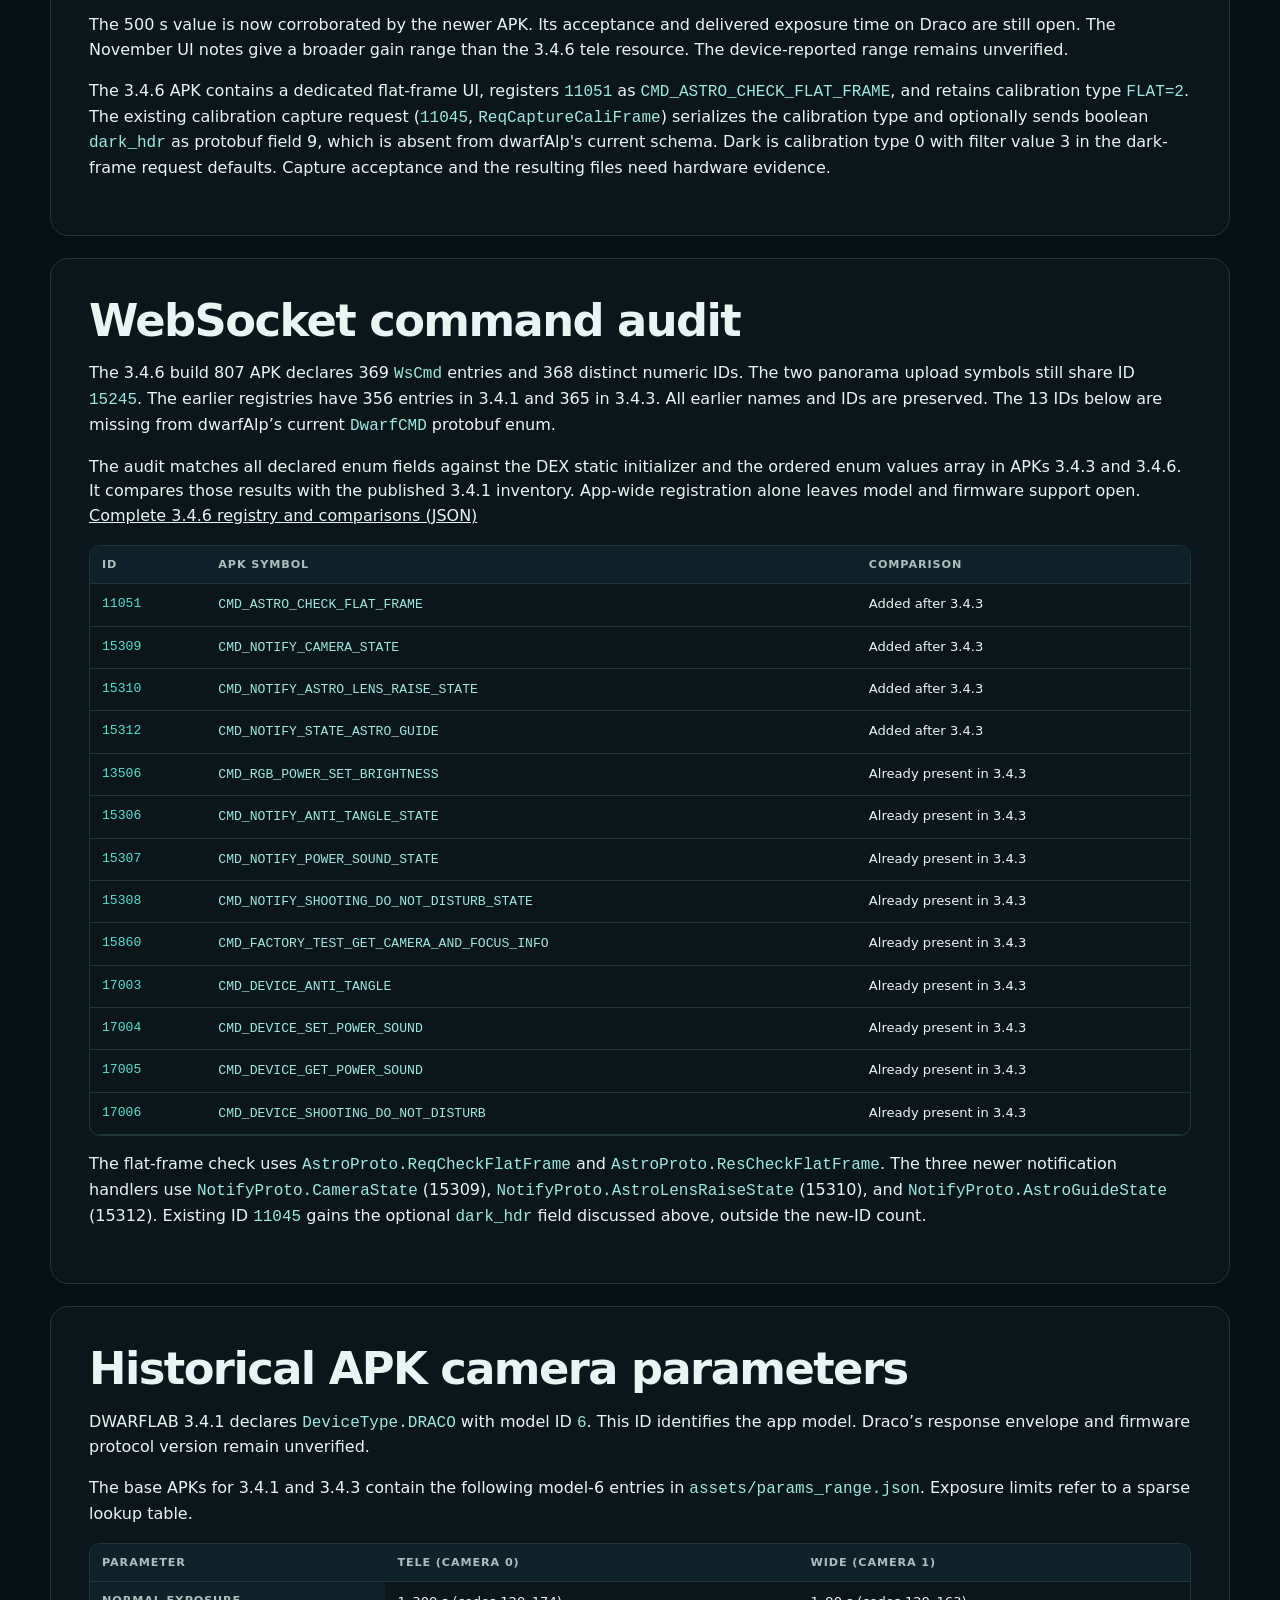
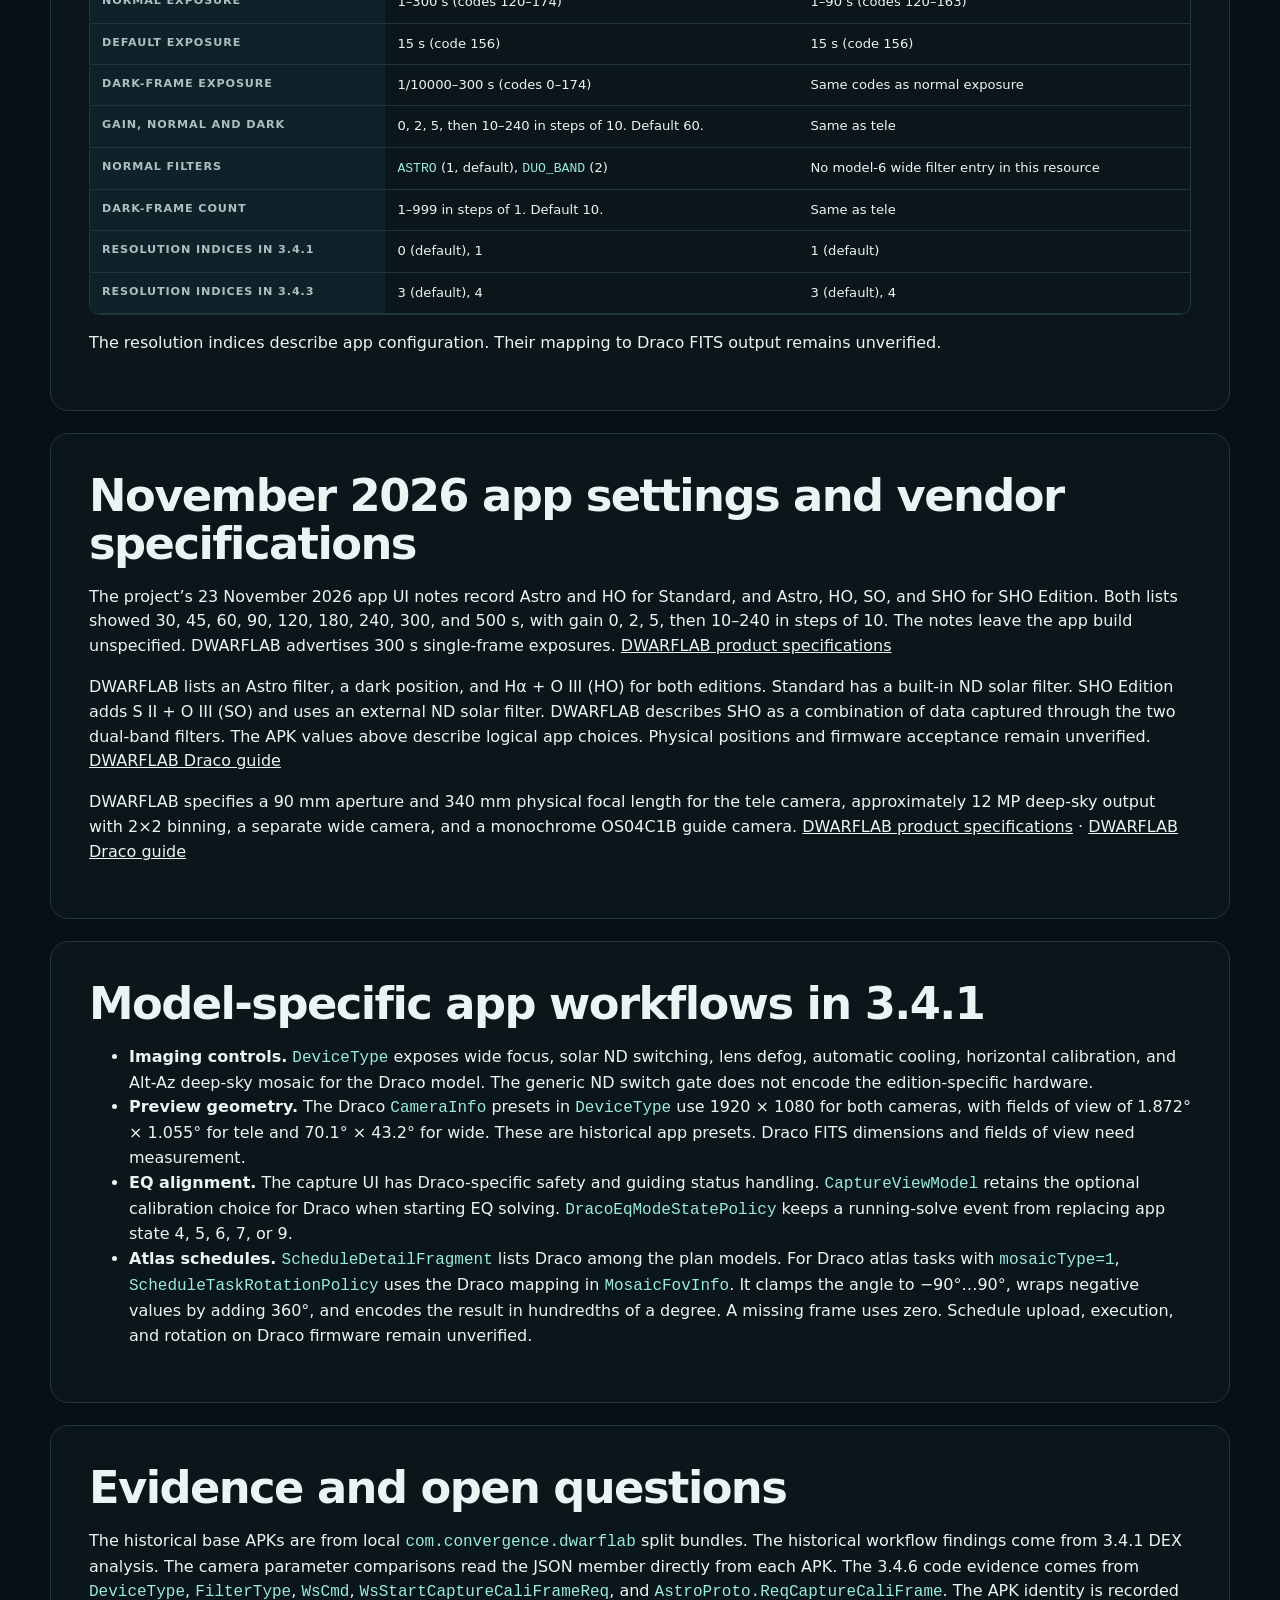
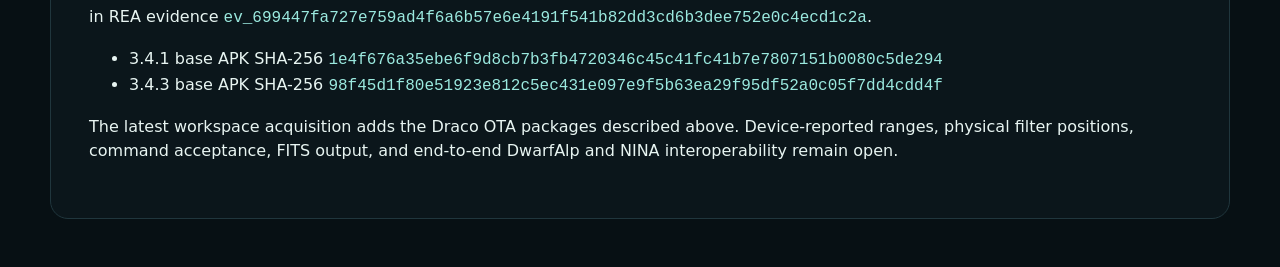
<file: docs/site/draco.html>
<!doctype html>
<html lang="en">
  <head>
    <meta charset="utf-8" />
    <meta name="viewport" content="width=device-width, initial-scale=1" />
    <meta name="color-scheme" content="dark" />
    <meta name="description" content="Draco camera settings, device identifiers, and DWARFLAB app evidence." />
    <title>Draco research · DwarfAlp API Observatory</title>
    <link rel="stylesheet" href="assets/style.css" />
  </head>
  <body>
    <header class="hero">
      <nav class="nav shell" aria-label="Primary navigation">
        <a class="brand" href="index.html">DwarfAlp <b>API Observatory</b></a>
        <div class="nav-links">
          <a href="#latest-update">Latest update</a>
          <a href="#websocket-audit">WebSocket audit</a>
          <a href="#apk">APK parameters</a>
          <a href="#app-settings">App settings</a>
          <a href="#workflows">Workflows</a>
          <a href="#evidence">Evidence</a>
        </div>
      </nav>
      <div class="shell">
        <h1>Draco research</h1>
        <p class="lede">DWARFLAB Android app evidence and vendor specifications for the Draco Standard and SHO editions. DwarfAlp has no Draco device profile, and this project has no Draco hardware verification.</p>
      </div>
    </header>
    <main class="shell">
      <section class="panel" id="latest-update">
        <h2>November 2026 OTA and Android update</h2>
        <p>On 26 November 2026 the production OTA service offered Draco application firmware <strong>1.1.0.134</strong> for model 6 when the request reported system build <strong>20261111a</strong>. With the system rollback index unset (0), the service offered 20261111a first and identified 1.1.0.134 as the target application version. An up-to-date 1.1.0.134 request returned no package. The application update record was last updated on 25 November. The public release notes still list Draco firmware 1.1.0.96 and mobile app 3.4.5. <a href="https://www.dwarflab.com/us/pages/dwarflab-app-firmware-download">DWARFLAB Download Center</a></p>
        <p>The 1.1.0.134 OTA notes announce flat-frame capture, a 2:1 default SHO imaging ratio, and a fix for dark-frame captures that stalled during saving. The notes give no ordering for the two components of the ratio. The earlier 1.1.0.96 notes describe guide-status notifications, stacked PNG and FITS exports, automatic dark frames and HDR controls, SHO edge cropping, and fixes for field derotation, scheduling, and stacking. <a href="https://api-front.dwarflabapp.com/api-front/v1/version/firmware/up-version-ex?deviceId=6&amp;firmwareVer=1.1.0.96&amp;appOs=1&amp;appVer=3.4.6&amp;appRollbackIndex=0&amp;sysRollbackIndex=2026111100">Production OTA metadata</a> · <a href="https://www.dwarflab.com/us/pages/dwarflab-app-firmware-download">DWARFLAB Download Center</a></p>
        <h3>Firmware packages</h3>
        <p>Both downloads are 7-Zip containers with format-7 manifests. The app manifest identifies a full production OTA and declares system 20261111a with rollback index 2026111100 as a prerequisite. Each package includes a certificate and RSA-PSS/SHA-256 manifest signature. The two signatures verified using the bundled certificate, and the contained encrypted metadata and payload matched their signed sizes and SHA-256 hashes. Package sizes and MD5 also matched the API response. This checks the downloaded artifacts and their internal signatures. Device trust and installation behavior remain unverified.</p>
        <div class="table-wrap">
          <table>
            <thead><tr><th scope="col">Package</th><th scope="col">Bytes</th><th scope="col">SHA-256</th></tr></thead>
            <tbody>
              <tr><th scope="row">Draco application 1.1.0.134</th><td>516,795,744</td><td><code style="overflow-wrap: anywhere">50d143bade0bae2153a8b1dcacb6204ca9f523f69a3284afc7e897c739a57d8c</code></td></tr>
              <tr><th scope="row">Draco system 20261111a</th><td>670,201,774</td><td><code style="overflow-wrap: anywhere">2d72649ba876367dd25c18204d5ff3025560366f30058160a5d09bcc165b7d62</code></td></tr>
            </tbody>
          </table>
        </div>
        <p>The packages encrypt the metadata and firmware payload. Their inspection reached the archive, signed manifest, and encrypted members. Firmware-side command handlers and on-device behavior remain unverified.</p>
        <h3>Android 3.4.6 build 807</h3>
        <p>The Android APK served by the DWARFLAB Help Center on 26 November identified itself as <code>com.convergence.dwarflab</code> 3.4.6 build 807. Its v2 APK signature verified, with the same signer certificate fingerprint recorded for 3.4.1. APK SHA-256 <code style="overflow-wrap: anywhere">fc5c954e5d76d4b533ed896b02b06b855ac97d33d4e2e98fc944b10d949a02f7</code>. <a href="https://help.dwarflab.com/docs/Office-App-Download?locale=zh">DWARFLAB Android download instructions</a></p>
        <p>The APK's <code>DeviceType</code> enum uses model ID 6 for both <code>DRACO</code> (hardware version 0) and <code>DRACO_SHO</code> (hardware version 1). The exposure and gain values come from <code>assets/params_range.json</code>. <code>FilterType</code> supplies the names for the resource's numeric filter values.</p>
        <div class="table-wrap">
          <table>
            <thead><tr><th scope="col">Parameter</th><th scope="col">Tele (camera 0)</th><th scope="col">Wide (camera 1)</th></tr></thead>
            <tbody>
              <tr><th scope="row">Normal and dark-frame exposure</th><td>30, 45, 60, 90, 120, 180, 240, 300, and 500 s. Default 30 s (code 159). 500 s uses code 177.</td><td>1–90 s using the sparse lookup. Default 15 s (code 156).</td></tr>
              <tr><th scope="row">Normal and dark-frame gain</th><td>90–160 in steps of 10. Default 90.</td><td>0, 2, 5, then 10–240 in steps of 10. Default 60.</td></tr>
              <tr><th scope="row">Normal filter values</th><td>Standard lists Astro (1) and HO (2). SHO Edition adds SO (4) and SHO (5). Both default to Astro.</td><td>No model-6 wide filter row</td></tr>
              <tr><th scope="row">Resolution indices</th><td>3 (default), 4</td><td>3 (default), 4</td></tr>
              <tr><th scope="row">Dark-frame count</th><td>1–999. Default 10.</td><td>1–999. Default 10.</td></tr>
            </tbody>
          </table>
        </div>
        <p>The 500 s value is now corroborated by the newer APK. Its acceptance and delivered exposure time on Draco are still open. The November UI notes give a broader gain range than the 3.4.6 tele resource. The device-reported range remains unverified.</p>
        <p>The 3.4.6 APK contains a dedicated flat-frame UI, registers <code>11051</code> as <code>CMD_ASTRO_CHECK_FLAT_FRAME</code>, and retains calibration type <code>FLAT=2</code>. The existing calibration capture request (<code>11045</code>, <code>ReqCaptureCaliFrame</code>) serializes the calibration type and optionally sends boolean <code>dark_hdr</code> as protobuf field 9, which is absent from dwarfAlp's current schema. Dark is calibration type 0 with filter value 3 in the dark-frame request defaults. Capture acceptance and the resulting files need hardware evidence.</p>
      </section>
      <section class="panel" id="websocket-audit">
        <h2>WebSocket command audit</h2>
        <p>The 3.4.6 build 807 APK declares 369 <code>WsCmd</code> entries and 368 distinct numeric IDs. The two panorama upload symbols still share ID <code>15245</code>. The earlier registries have 356 entries in 3.4.1 and 365 in 3.4.3. All earlier names and IDs are preserved. The 13 IDs below are missing from dwarfAlp’s current <code>DwarfCMD</code> protobuf enum.</p>
        <p>The audit matches all declared enum fields against the DEX static initializer and the ordered enum values array in APKs 3.4.3 and 3.4.6. It compares those results with the published 3.4.1 inventory. App-wide registration alone leaves model and firmware support open. <a href="ws-commands-3.4.6.json">Complete 3.4.6 registry and comparisons (JSON)</a></p>
        <div class="table-wrap">
          <table>
            <thead><tr><th scope="col">ID</th><th scope="col">APK symbol</th><th scope="col">Comparison</th></tr></thead>
            <tbody>
              <tr><td>11051</td><td><code>CMD_ASTRO_CHECK_FLAT_FRAME</code></td><td>Added after 3.4.3</td></tr>
              <tr><td>15309</td><td><code>CMD_NOTIFY_CAMERA_STATE</code></td><td>Added after 3.4.3</td></tr>
              <tr><td>15310</td><td><code>CMD_NOTIFY_ASTRO_LENS_RAISE_STATE</code></td><td>Added after 3.4.3</td></tr>
              <tr><td>15312</td><td><code>CMD_NOTIFY_STATE_ASTRO_GUIDE</code></td><td>Added after 3.4.3</td></tr>
              <tr><td>13506</td><td><code>CMD_RGB_POWER_SET_BRIGHTNESS</code></td><td>Already present in 3.4.3</td></tr>
              <tr><td>15306</td><td><code>CMD_NOTIFY_ANTI_TANGLE_STATE</code></td><td>Already present in 3.4.3</td></tr>
              <tr><td>15307</td><td><code>CMD_NOTIFY_POWER_SOUND_STATE</code></td><td>Already present in 3.4.3</td></tr>
              <tr><td>15308</td><td><code>CMD_NOTIFY_SHOOTING_DO_NOT_DISTURB_STATE</code></td><td>Already present in 3.4.3</td></tr>
              <tr><td>15860</td><td><code>CMD_FACTORY_TEST_GET_CAMERA_AND_FOCUS_INFO</code></td><td>Already present in 3.4.3</td></tr>
              <tr><td>17003</td><td><code>CMD_DEVICE_ANTI_TANGLE</code></td><td>Already present in 3.4.3</td></tr>
              <tr><td>17004</td><td><code>CMD_DEVICE_SET_POWER_SOUND</code></td><td>Already present in 3.4.3</td></tr>
              <tr><td>17005</td><td><code>CMD_DEVICE_GET_POWER_SOUND</code></td><td>Already present in 3.4.3</td></tr>
              <tr><td>17006</td><td><code>CMD_DEVICE_SHOOTING_DO_NOT_DISTURB</code></td><td>Already present in 3.4.3</td></tr>
            </tbody>
          </table>
        </div>
        <p>The flat-frame check uses <code>AstroProto.ReqCheckFlatFrame</code> and <code>AstroProto.ResCheckFlatFrame</code>. The three newer notification handlers use <code>NotifyProto.CameraState</code> (15309), <code>NotifyProto.AstroLensRaiseState</code> (15310), and <code>NotifyProto.AstroGuideState</code> (15312). Existing ID <code>11045</code> gains the optional <code>dark_hdr</code> field discussed above, outside the new-ID count.</p>
      </section>
      <section class="panel" id="apk">
        <h2>Historical APK camera parameters</h2>
        <p>DWARFLAB 3.4.1 declares <code>DeviceType.DRACO</code> with model ID <code>6</code>. This ID identifies the app model. Draco’s response envelope and firmware protocol version remain unverified.</p>
        <p>The base APKs for 3.4.1 and 3.4.3 contain the following model-6 entries in <code>assets/params_range.json</code>. Exposure limits refer to a sparse lookup table.</p>
        <div class="table-wrap">
          <table>
            <thead><tr><th scope="col">Parameter</th><th scope="col">Tele (camera 0)</th><th scope="col">Wide (camera 1)</th></tr></thead>
            <tbody>
              <tr><th scope="row">Normal exposure</th><td>1–300 s (codes 120–174)</td><td>1–90 s (codes 120–163)</td></tr>
              <tr><th scope="row">Default exposure</th><td>15 s (code 156)</td><td>15 s (code 156)</td></tr>
              <tr><th scope="row">Dark-frame exposure</th><td>1/10000–300 s (codes 0–174)</td><td>Same codes as normal exposure</td></tr>
              <tr><th scope="row">Gain, normal and dark</th><td>0, 2, 5, then 10–240 in steps of 10. Default 60.</td><td>Same as tele</td></tr>
              <tr><th scope="row">Normal filters</th><td><code>ASTRO</code> (1, default), <code>DUO_BAND</code> (2)</td><td>No model-6 wide filter entry in this resource</td></tr>
              <tr><th scope="row">Dark-frame count</th><td>1–999 in steps of 1. Default 10.</td><td>Same as tele</td></tr>
              <tr><th scope="row">Resolution indices in 3.4.1</th><td>0 (default), 1</td><td>1 (default)</td></tr>
              <tr><th scope="row">Resolution indices in 3.4.3</th><td>3 (default), 4</td><td>3 (default), 4</td></tr>
            </tbody>
          </table>
        </div>
        <p>The resolution indices describe app configuration. Their mapping to Draco FITS output remains unverified.</p>
      </section>
      <section class="panel" id="app-settings">
        <h2>November 2026 app settings and vendor specifications</h2>
        <p>The project’s 23 November 2026 app UI notes record Astro and HO for Standard, and Astro, HO, SO, and SHO for SHO Edition. Both lists showed 30, 45, 60, 90, 120, 180, 240, 300, and 500 s, with gain 0, 2, 5, then 10–240 in steps of 10. The notes leave the app build unspecified. DWARFLAB advertises 300 s single-frame exposures. <a href="https://www.dwarflab.com/us/products/draco-smart-telescope">DWARFLAB product specifications</a></p>
        <p>DWARFLAB lists an Astro filter, a dark position, and Hα + O III (HO) for both editions. Standard has a built-in ND solar filter. SHO Edition adds S II + O III (SO) and uses an external ND solar filter. DWARFLAB describes SHO as a combination of data captured through the two dual-band filters. The APK values above describe logical app choices. Physical positions and firmware acceptance remain unverified. <a href="https://help.dwarflab.com/docs/draco?locale=en&amp;webview=true">DWARFLAB Draco guide</a></p>
        <p>DWARFLAB specifies a 90 mm aperture and 340 mm physical focal length for the tele camera, approximately 12 MP deep-sky output with 2×2 binning, a separate wide camera, and a monochrome OS04C1B guide camera. <a href="https://www.dwarflab.com/us/products/draco-smart-telescope">DWARFLAB product specifications</a> · <a href="https://help.dwarflab.com/docs/draco?locale=en&amp;webview=true">DWARFLAB Draco guide</a></p>
      </section>
      <section class="panel" id="workflows">
        <h2>Model-specific app workflows in 3.4.1</h2>
        <ul>
          <li><strong>Imaging controls.</strong> <code>DeviceType</code> exposes wide focus, solar ND switching, lens defog, automatic cooling, horizontal calibration, and Alt-Az deep-sky mosaic for the Draco model. The generic ND switch gate does not encode the edition-specific hardware.</li>
          <li><strong>Preview geometry.</strong> The Draco <code>CameraInfo</code> presets in <code>DeviceType</code> use 1920 × 1080 for both cameras, with fields of view of 1.872° × 1.055° for tele and 70.1° × 43.2° for wide. These are historical app presets. Draco FITS dimensions and fields of view need measurement.</li>
          <li><strong>EQ alignment.</strong> The capture UI has Draco-specific safety and guiding status handling. <code>CaptureViewModel</code> retains the optional calibration choice for Draco when starting EQ solving. <code>DracoEqModeStatePolicy</code> keeps a running-solve event from replacing app state 4, 5, 6, 7, or 9.</li>
          <li><strong>Atlas schedules.</strong> <code>ScheduleDetailFragment</code> lists Draco among the plan models. For Draco atlas tasks with <code>mosaicType=1</code>, <code>ScheduleTaskRotationPolicy</code> uses the Draco mapping in <code>MosaicFovInfo</code>. It clamps the angle to −90°…90°, wraps negative values by adding 360°, and encodes the result in hundredths of a degree. A missing frame uses zero. Schedule upload, execution, and rotation on Draco firmware remain unverified.</li>
        </ul>
      </section>
      <section class="panel" id="evidence">
        <h2>Evidence and open questions</h2>
        <p>The historical base APKs are from local <code>com.convergence.dwarflab</code> split bundles. The historical workflow findings come from 3.4.1 DEX analysis. The camera parameter comparisons read the JSON member directly from each APK. The 3.4.6 code evidence comes from <code>DeviceType</code>, <code>FilterType</code>, <code>WsCmd</code>, <code>WsStartCaptureCaliFrameReq</code>, and <code>AstroProto.ReqCaptureCaliFrame</code>. The APK identity is recorded in REA evidence <code style="overflow-wrap: anywhere">ev_699447fa727e759ad4f6a6b57e6e4191f541b82dd3cd6b3dee752e0c4ecd1c2a</code>.</p>
        <ul>
          <li>3.4.1 base APK SHA-256 <code style="overflow-wrap: anywhere">1e4f676a35ebe6f9d8cb7b3fb4720346c45c41fc41b7e7807151b0080c5de294</code></li>
          <li>3.4.3 base APK SHA-256 <code style="overflow-wrap: anywhere">98f45d1f80e51923e812c5ec431e097e9f5b63ea29f95df52a0c05f7dd4cdd4f</code></li>
        </ul>
        <p>The latest workspace acquisition adds the Draco OTA packages described above. Device-reported ranges, physical filter positions, command acceptance, FITS output, and end-to-end DwarfAlp and NINA interoperability remain open.</p>
      </section>
    </main>
  </body>
</html>
</file>
<file: docs/site/assets/style.css>
:root {
  --bg: #071014;
  --surface: #0c181d;
  --surface-2: #102229;
  --line: #20363d;
  --text: #e8f5f2;
  --muted: #8da7a7;
  --cyan: #52e0d0;
  --cyan-soft: rgba(82, 224, 208, 0.12);
  --amber: #f3b562;
  --rose: #ee7f8c;
  --blue: #79a7ff;
  --radius: 18px;
  font-family: Inter, ui-sans-serif, system-ui, -apple-system, BlinkMacSystemFont, "Segoe UI", sans-serif;
  color: var(--text);
  background: var(--bg);
}
* { box-sizing: border-box; }
html { scroll-behavior: smooth; }
body { margin: 0; background: radial-gradient(circle at 75% -10%, #123640 0, transparent 32rem), var(--bg); line-height: 1.55; }
a { color: inherit; }
.shell { width: min(1180px, calc(100% - 36px)); margin-inline: auto; }
.hero { border-bottom: 1px solid var(--line); background-image: linear-gradient(rgba(82,224,208,.035) 1px, transparent 1px), linear-gradient(90deg, rgba(82,224,208,.035) 1px, transparent 1px); background-size: 42px 42px; }
.nav { min-height: 74px; display: flex; align-items: center; justify-content: space-between; gap: 24px; }
.brand { display: flex; gap: 10px; align-items: center; text-decoration: none; letter-spacing: .01em; }
.brand b { color: var(--cyan); font-weight: 650; }
.brand-mark { width: 32px; height: 32px; display: grid; place-items: center; border: 1px solid var(--cyan); border-radius: 50%; color: var(--cyan); box-shadow: 0 0 22px rgba(82,224,208,.2); }
.nav-links { display: flex; gap: 22px; font-size: .9rem; color: var(--muted); }
.nav-links a { text-decoration: none; }
.nav-links a:hover { color: var(--text); }
.hero-grid { min-height: 490px; display: grid; grid-template-columns: minmax(0, 1.5fr) minmax(280px, .5fr); align-items: center; gap: 80px; padding-block: 70px; }
.eyebrow { color: var(--cyan); font-size: .75rem; font-weight: 750; letter-spacing: .17em; text-transform: uppercase; margin: 0 0 12px; }
h1, h2 { margin: 0; letter-spacing: -.035em; line-height: 1.08; }
h1 { max-width: 780px; font-size: clamp(2.7rem, 7vw, 5.6rem); font-weight: 620; }
h2 { font-size: clamp(1.8rem, 4vw, 2.8rem); font-weight: 600; }
.lede { max-width: 720px; color: #b8ccca; font-size: 1.13rem; margin: 25px 0 0; }
.hero-actions { display: flex; flex-wrap: wrap; gap: 10px; margin-top: 30px; }
.button { padding: 11px 16px; border: 1px solid var(--line); border-radius: 10px; text-decoration: none; background: rgba(12,24,29,.75); font-size: .9rem; }
.button:hover { border-color: #46636a; }
.button.primary { background: var(--cyan); color: #04201f; border-color: var(--cyan); font-weight: 750; }
.signal-card { border: 1px solid var(--line); border-radius: var(--radius); padding: 26px; background: rgba(9,22,27,.8); box-shadow: 0 28px 70px rgba(0,0,0,.3); }
.signal-card strong { display: block; font-size: 1.4rem; }
.signal-card p:last-child { color: var(--muted); font-size: .9rem; margin-bottom: 0; }
.signal-label { color: var(--cyan); font-size: .72rem; text-transform: uppercase; letter-spacing: .13em; margin-bottom: 4px; }
.orb { width: 92px; aspect-ratio: 1; margin: 0 auto 25px; border-radius: 50%; border: 1px solid rgba(82,224,208,.35); display: grid; place-items: center; animation: orbit 8s linear infinite; }
.orb::before, .orb span { content: ""; display: block; border-radius: 50%; }
.orb::before { width: 54px; aspect-ratio: 1; border: 1px dashed var(--cyan); }
.orb span { position: absolute; width: 8px; aspect-ratio: 1; background: var(--cyan); box-shadow: 0 0 18px var(--cyan); transform: translate(44px); }
@keyframes orbit { to { transform: rotate(360deg); } }
main { padding-block: 45px 90px; }
.metrics { display: grid; grid-template-columns: repeat(5, 1fr); gap: 10px; margin-bottom: 48px; }
.metric { padding: 18px; border: 1px solid var(--line); background: var(--surface); border-radius: 13px; }
.metric strong { font-size: 1.75rem; display: block; color: var(--cyan); }
.metric span { color: var(--muted); font-size: .78rem; }
.panel { background: rgba(12,24,29,.86); border: 1px solid var(--line); border-radius: var(--radius); padding: clamp(22px, 4vw, 38px); margin-top: 22px; scroll-margin-top: 16px; }
.section-heading { display: flex; align-items: end; justify-content: space-between; gap: 24px; }
.section-copy { color: var(--muted); max-width: 850px; }
.text-link { color: var(--cyan); text-decoration: none; font-size: .85rem; white-space: nowrap; }
.status-pill { color: var(--cyan); border: 1px solid rgba(82,224,208,.35); background: var(--cyan-soft); border-radius: 99px; padding: 6px 10px; font-size: .75rem; }
.notice { margin: 22px 0; padding: 13px 15px; border-radius: 10px; border: 1px solid; font-size: .88rem; }
.notice.warning { color: #f5d09d; border-color: rgba(243,181,98,.35); background: rgba(243,181,98,.08); }
.toolbar { display: grid; grid-template-columns: minmax(240px, 1fr) 230px; gap: 12px; margin: 25px 0 18px; }
.toolbar.three { grid-template-columns: minmax(240px, 1fr) 180px 190px; }
label span { display: block; margin-bottom: 6px; color: var(--muted); font-size: .72rem; text-transform: uppercase; letter-spacing: .08em; }
input, select { width: 100%; min-height: 43px; color: var(--text); background: #071317; border: 1px solid var(--line); border-radius: 9px; padding: 9px 12px; font: inherit; }
input:focus, select:focus { outline: 2px solid rgba(82,224,208,.3); border-color: var(--cyan); }
.endpoint-list { display: grid; gap: 8px; }
.endpoint { border: 1px solid var(--line); border-radius: 11px; overflow: hidden; background: #091519; }
.endpoint summary { cursor: pointer; list-style: none; display: grid; grid-template-columns: 70px minmax(250px, 1fr) minmax(180px, .7fr); align-items: center; gap: 14px; padding: 13px 15px; }
.endpoint summary::-webkit-details-marker { display: none; }
.method { width: fit-content; min-width: 57px; text-align: center; border-radius: 6px; padding: 4px 7px; font-size: .7rem; font-weight: 800; }
.method.get { color: var(--cyan); background: var(--cyan-soft); }
.method.post { color: var(--blue); background: rgba(121,167,255,.12); }
.method.put, .method.patch { color: var(--amber); background: rgba(243,181,98,.12); }
.method.delete { color: var(--rose); background: rgba(238,127,140,.12); }
.path { font: 600 .86rem ui-monospace, SFMono-Regular, Consolas, monospace; overflow-wrap: anywhere; }
.summary { color: var(--muted); font-size: .82rem; }
.endpoint-body { border-top: 1px solid var(--line); padding: 16px; color: #b7c9c7; font-size: .86rem; }
.endpoint-body code, code { color: #9be9df; font-family: ui-monospace, SFMono-Regular, Consolas, monospace; }
.table-wrap { overflow: auto; max-height: 680px; border: 1px solid var(--line); border-radius: 11px; }
.table-wrap.compact { max-height: 520px; }
table { width: 100%; border-collapse: collapse; font-size: .82rem; }
th { position: sticky; top: 0; z-index: 1; text-align: left; background: #102229; color: #abc0be; font-size: .7rem; text-transform: uppercase; letter-spacing: .08em; }
th, td { padding: 10px 12px; border-bottom: 1px solid var(--line); vertical-align: top; }
td:first-child { font-family: ui-monospace, SFMono-Regular, Consolas, monospace; color: var(--cyan); }
.evidence { color: var(--muted); font-size: .75rem; }
.split-grid { display: grid; grid-template-columns: 1fr 1fr; gap: 22px; }
.split-grid .panel { min-width: 0; }
.standalone-search { display: block; margin: 22px 0 12px; }
.ble-command { display: grid; grid-template-columns: 36px 1fr; gap: 11px; padding: 10px 0; border-bottom: 1px solid var(--line); }
.ble-command b { color: var(--cyan); }
.uuid-list { margin-top: 20px; display: grid; gap: 5px; }
.uuid-list code { font-size: .72rem; overflow-wrap: anywhere; }
.unknown-grid { display: grid; grid-template-columns: repeat(3, 1fr); gap: 9px; margin-top: 22px; }
.unknown-item { border: 1px solid var(--line); background: #091519; border-radius: 10px; padding: 13px; }
.unknown-item b { display: block; color: var(--amber); font: .8rem ui-monospace, SFMono-Regular, Consolas, monospace; }
.unknown-item span { color: var(--muted); font-size: .75rem; }
.empty { padding: 24px; text-align: center; color: var(--muted); }
.footer { display: flex; justify-content: space-between; gap: 30px; color: #65807f; font-size: .75rem; padding-block: 26px 50px; border-top: 1px solid var(--line); }
@media (max-width: 900px) {
  .nav-links { display: none; }
  .hero-grid { grid-template-columns: 1fr; gap: 35px; }
  .signal-card { max-width: 420px; }
  .metrics { grid-template-columns: repeat(2, 1fr); }
  .toolbar, .toolbar.three, .split-grid { grid-template-columns: 1fr; }
  .unknown-grid { grid-template-columns: repeat(2, 1fr); }
  .endpoint summary { grid-template-columns: 64px 1fr; }
  .endpoint .summary { grid-column: 2; }
}
@media (max-width: 560px) {
  .shell { width: min(100% - 22px, 1180px); }
  .hero-grid { padding-block: 45px; }
  .metrics, .unknown-grid { grid-template-columns: 1fr; }
  .section-heading, .footer { align-items: start; flex-direction: column; }
  .panel { padding: 19px 14px; }
}
</file>
